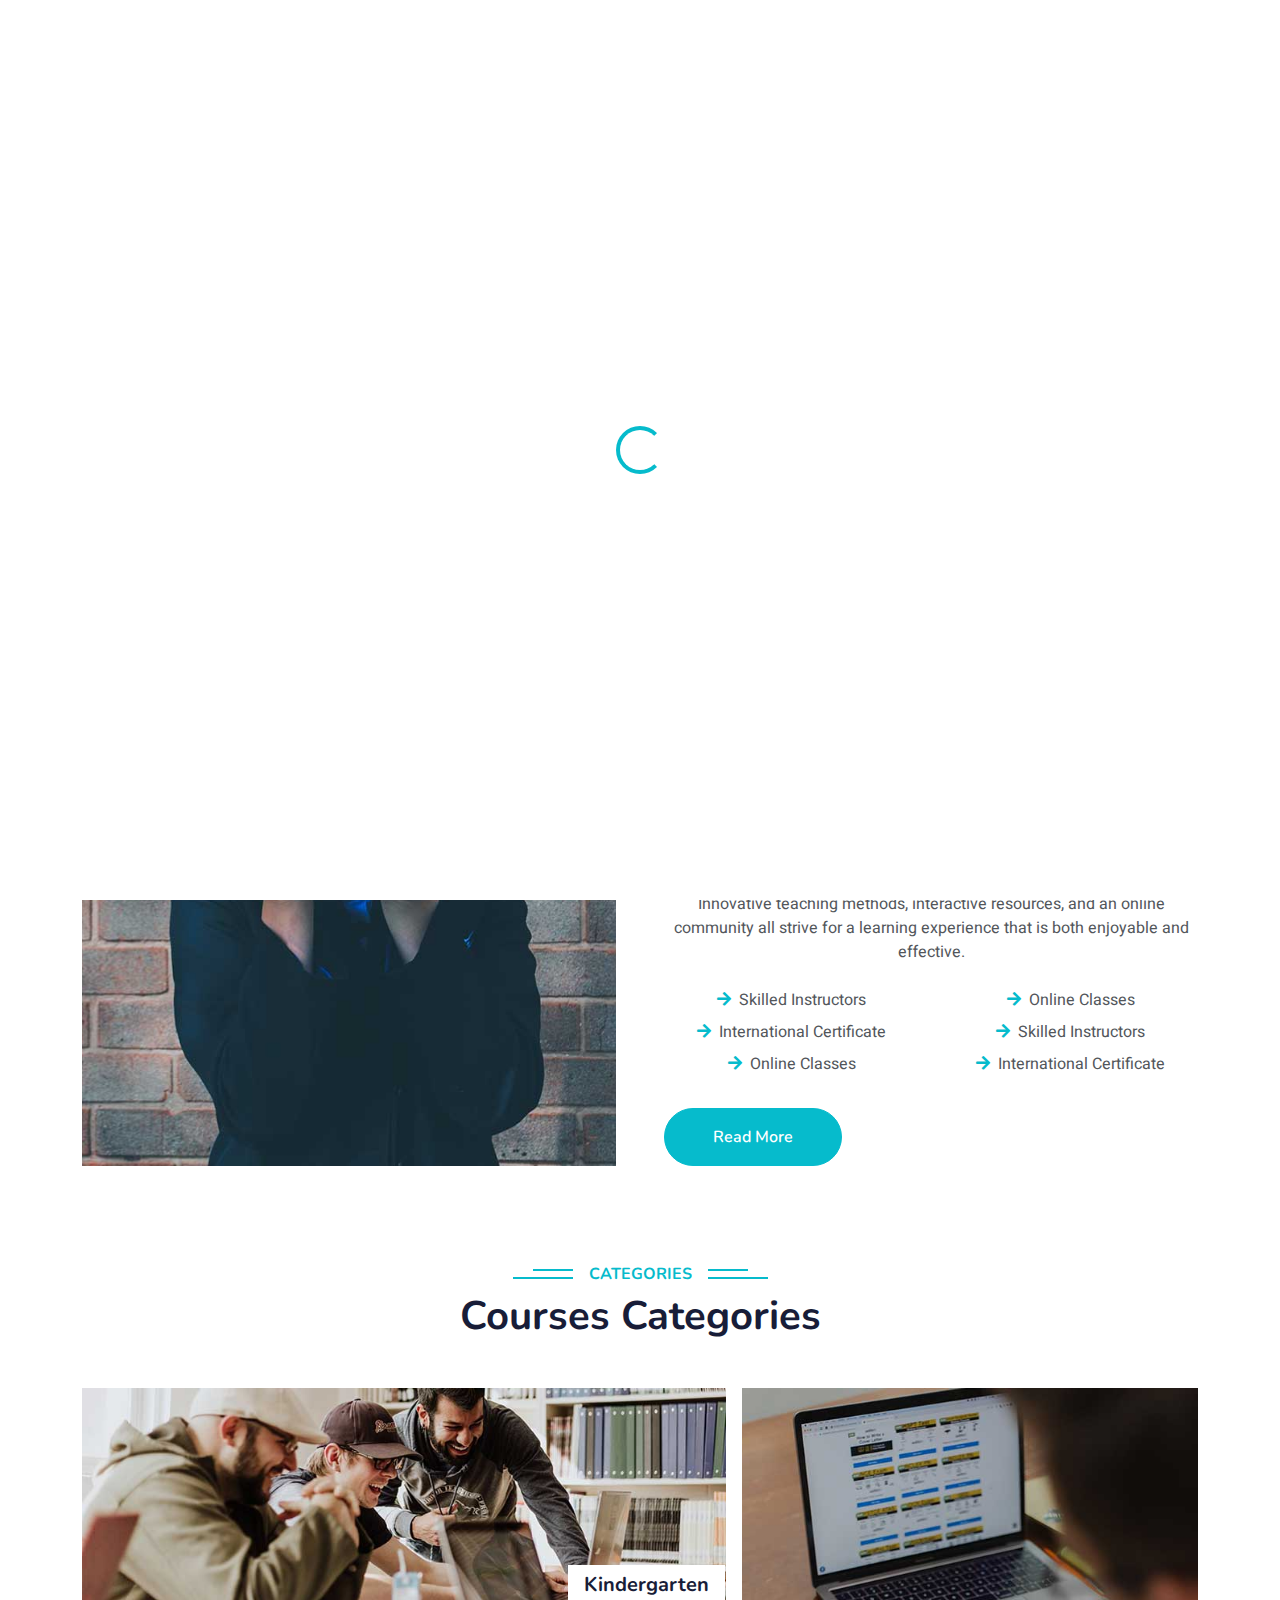
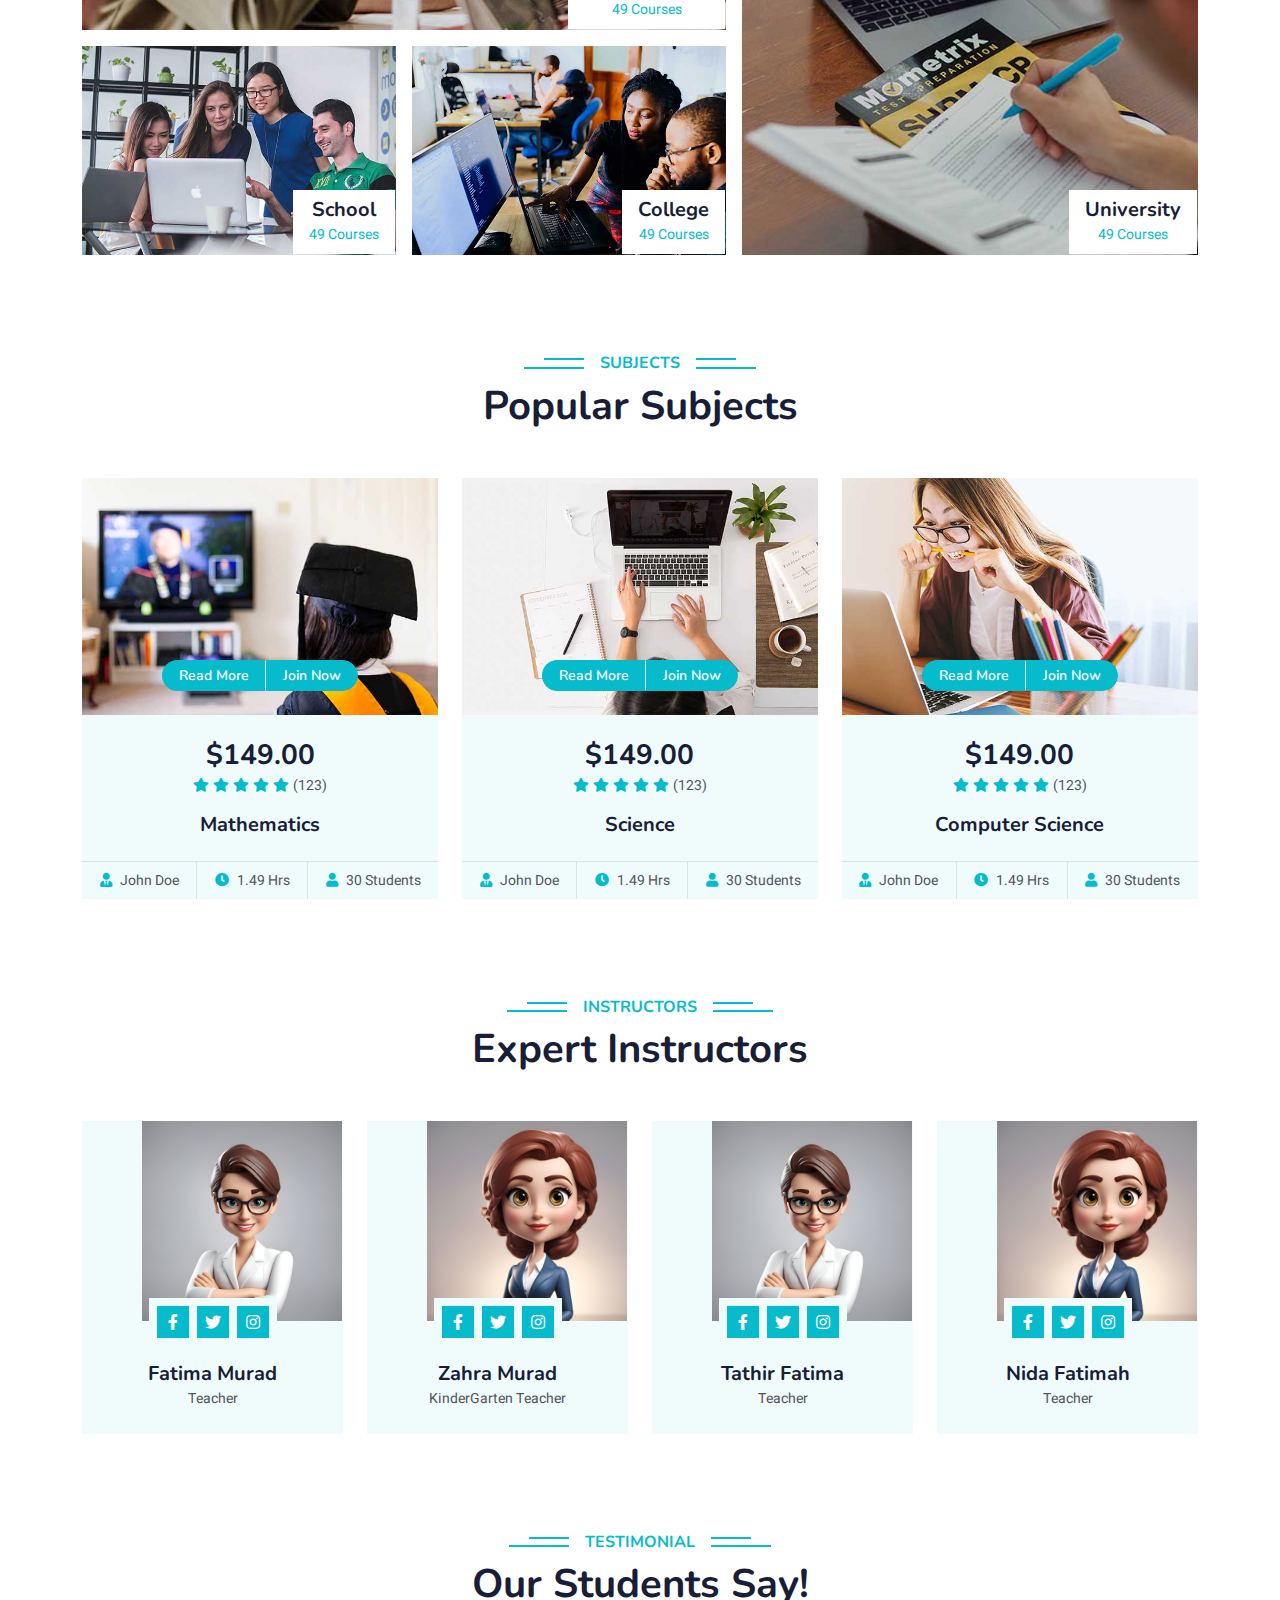
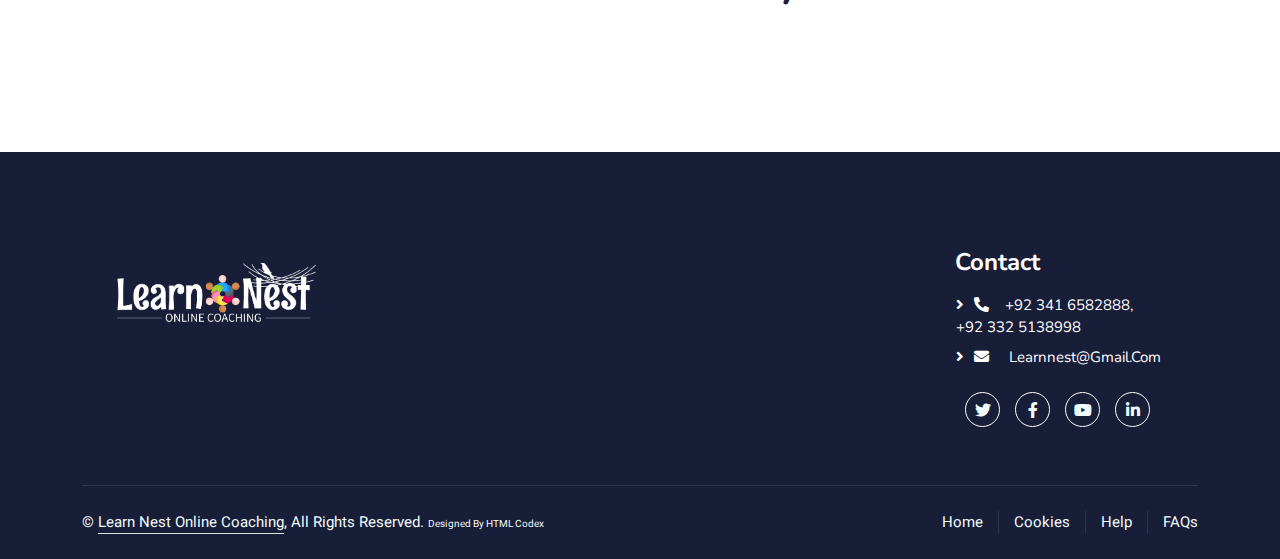
<file: index.html>
<!DOCTYPE html>
<html lang="en">

<head>
    <meta charset="utf-8">
    <title>Learn Nest Online Coaching</title>
    <meta content="width=device-width, initial-scale=1.0" name="viewport">
    <meta content="" name="keywords">
    <meta content="" name="description">

    <!-- Favicon -->
   <!-- <link href="img/favicon.ico" rel="icon"> -->
    <link href="img/LogoS.png" rel="icon">

    <!-- Google Web Fonts -->
    <!-- <link rel="preconnect" href="https://fonts.googleapis.com">
    <link rel="preconnect" href="https://fonts.gstatic.com" crossorigin>
    <link href="https://fonts.googleapis.com/css2?family=Heebo:wght@400;500;600&family=Nunito:wght@600;700;800&display=swap" rel="stylesheet"> -->

    <!-- Icon Font Stylesheet -->
    <!-- <link href="https://cdnjs.cloudflare.com/ajax/libs/font-awesome/5.10.0/css/all.min.css" rel="stylesheet">
    <link href="https://cdn.jsdelivr.net/npm/bootstrap-icons@1.4.1/font/bootstrap-icons.css" rel="stylesheet"> -->

    <!-- Libraries Stylesheet -->
    <link href="lib/animate/animate.min.css" rel="stylesheet">
    <link href="lib/owlcarousel/assets/owl.carousel.min.css" rel="stylesheet">

    <!-- Customized Bootstrap Stylesheet -->
    <link href="css/bootstrap.min.css" rel="stylesheet">

    <!-- Template Stylesheet -->
    <link href="css/style.css" rel="stylesheet">

    <script src="https://cdnjs.cloudflare.com/ajax/libs/jquery/3.7.1/jquery.min.js" integrity="sha512-v2CJ7UaYy4JwqLDIrZUI/4hqeoQieOmAZNXBeQyjo21dadnwR+8ZaIJVT8EE2iyI61OV8e6M8PP2/4hpQINQ/g==" crossorigin="anonymous" referrerpolicy="no-referrer"></script>

    

</head>

<body>
    <!-- Spinner Start -->
    <div id="spinner" class="show bg-white position-fixed translate-middle w-100 vh-100 top-50 start-50 d-flex align-items-center justify-content-center">
        <div class="spinner-border text-primary" style="width: 3rem; height: 3rem;" role="status">
            <span class="sr-only">Loading...</span>
        </div>
    </div>
    <!-- Spinner End -->
    

    <!-- Navbar Start -->
        <script src="./js/header.js"></script>
    <!-- Navbar End -->


    <!-- Carousel Start -->
    <div class="container-fluid p-0 mb-5">
        <div class="owl-carousel header-carousel position-relative">
            <div class="owl-carousel-item position-relative">
                <img class="img-fluid" src="img/carousel-1.jpg" alt="">
                <div class="position-absolute top-0 start-0 w-100 h-100 d-flex align-items-center" style="background: rgba(24, 29, 56, .7);">
                    <div class="container">
                        <div class="row justify-content-start">
                            <div class="col-sm-10 col-lg-8">
                                <h5 class="text-primary text-uppercase mb-3 animated slideInDown">Best Online Courses</h5>
                                <h1 class="display-3 text-white animated slideInDown">Get Educated Online From Your Home</h1>
                                <p class="fs-5 text-white mb-4 pb-2">Join a Community of Lifelong Learners and Unlock Your Full Potential with Expert Guidance and Resources.</p>
                                <a href="about.html" class="btn btn-primary py-md-3 px-md-5 me-3 animated slideInLeft">Read More</a>
                                <a href="login.html" class="btn btn-light py-md-3 px-md-5 animated slideInRight">Join Now</a>
                            </div>
                        </div>
                    </div>
                </div>
            </div>
            <div class="owl-carousel-item position-relative">
                <img class="img-fluid" src="img/carousel-2.jpg" alt="">
                <div class="position-absolute top-0 start-0 w-100 h-100 d-flex align-items-center" style="background: rgba(24, 29, 56, .7);">
                    <div class="container">
                        <div class="row justify-content-start">
                            <div class="col-sm-10 col-lg-8">
                                <h5 class="text-primary text-uppercase mb-3 animated slideInDown">Best Online Courses</h5>
                                <h1 class="display-3 text-white animated slideInDown">Empower Your Future </h1>
                                <p class="fs-5 text-white mb-4 pb-2">Discover Tailored Courses and Expert Mentorship to Transform Your Dreams into Achievable Goals..</p>
                                <a href="" class="btn btn-primary py-md-3 px-md-5 me-3 animated slideInLeft">Read More</a>
                                <a href="" class="btn btn-light py-md-3 px-md-5 animated slideInRight">Join Now</a>
                            </div>
                        </div>
                    </div>
                </div>
            </div>
        </div>
    </div>
    <!-- Carousel End -->


    <!-- Service Start -->
    <div class="container-xxl py-5">
        <div class="container">
            <div class="row g-4">
                <div class="col-lg-3 col-sm-6 wow fadeInUp" data-wow-delay="0.1s">
                    <div class="service-item text-center pt-3">
                        <div class="p-4">
                            <i class="fa fa-3x fa-graduation-cap text-primary mb-4"></i>
                            <h5 class="mb-3">Skilled Instructors</h5>
                            <!-- <p class="justify"> Our instructors are dedicated to you succeeding and will offer personalized guidance every step  &nbsp;&nbsp;&nbsp;&nbsp;&nbsp;&nbsp;&nbsp;&nbsp;&nbsp;&nbsp;&nbsp;&nbsp;&nbsp;&nbsp;&nbsp;&nbsp; &nbsp;&nbsp;&nbsp; of the way.</p> -->
                            <!-- <p class="justify">  With our skilled instructors, you'll gain the knowledge and skills  needed &nbsp; to &nbsp; excel &nbsp; in &nbsp; your &nbsp;&nbsp; field..</p> -->
                            <p class="justify">  Skilled trainers, who genuinely inspire your desire to learn and  &nbsp;&nbsp;&nbsp;&nbsp;&nbsp;&nbsp;&nbsp;&nbsp;&nbsp;&nbsp;&nbsp;&nbsp;&nbsp;&nbsp;&nbsp;&nbsp;&nbsp;&nbsp;&nbsp;&nbsp;&nbsp;&nbsp;&nbsp;&nbsp;&nbsp;&nbsp;&nbsp; grow.</p>
                        </div>
                    </div>
                </div>
                <div class="col-lg-3 col-sm-6 wow fadeInUp" data-wow-delay="0.3s">
                    <div class="service-item text-center pt-3">
                        <div class="p-4">
                            <i class="fa fa-3x fa-globe text-primary mb-4"></i>
                            <h5 class="mb-3">Online Classes</h5>
                            <!-- <p class="justify">With our Live Online courses, you can learn anywhere with the freedom &nbsp;&nbsp; and &nbsp;&nbsp; ease &nbsp;&nbsp;&nbsp; of &nbsp;&nbsp; it &nbsp;&nbsp; all.</p> -->
                            <p class="justify">Online classes provide make learning accessible anytime, &nbsp;&nbsp;&nbsp;&nbsp;&nbsp;&nbsp;&nbsp;&nbsp;&nbsp;&nbsp;&nbsp;&nbsp;&nbsp;&nbsp;&nbsp;&nbsp;&nbsp;&nbsp;&nbsp;&nbsp;&nbsp;&nbsp; anywhere.</p>
                        </div>
                    </div>
                </div>
                <div class="col-lg-3 col-sm-6 wow fadeInUp" data-wow-delay="0.5s">
                    <div class="service-item text-center pt-3">
                        <div class="p-4">
                            <i class="fa fa-3x fa-home text-primary mb-4"></i>
                            <h5 class="mb-3">Home Assistance</h5>
                            <p class="justify">Help with assignments and projects to reinforce classroom &nbsp;&nbsp;&nbsp;&nbsp;&nbsp;&nbsp;&nbsp;&nbsp;&nbsp;&nbsp;&nbsp;&nbsp;&nbsp;&nbsp;&nbsp;&nbsp;&nbsp;&nbsp;&nbsp;&nbsp;&nbsp;&nbsp;&nbsp;&nbsp; learning.</p>
                        </div>
                    </div>
                </div>
                <div class="col-lg-3 col-sm-6 wow fadeInUp" data-wow-delay="0.7s">
                    <div class="service-item text-center pt-3">
                        <div class="p-4">
                            <i class="fa fa-3x fa-book-open text-primary mb-4"></i>
                            <h5 class="mb-3">Exam Preparation </h5>
                            <p class="justify">Targeted strategies and practice for achieving success in upcoming &nbsp;&nbsp;&nbsp;&nbsp;&nbsp;&nbsp;&nbsp;&nbsp;&nbsp;&nbsp;&nbsp;&nbsp;&nbsp; &nbsp;&nbsp;&nbsp;&nbsp;&nbsp;&nbsp;&nbsp;&nbsp;&nbsp;&nbsp; exams.</p>
                        </div>
                    </div>
                </div>
            </div>
        </div>
    </div>
    <!-- Service End -->


    <!-- About Start -->
    <div class="container-xxl py-5">
        <div class="container">
            <div class="row g-5">
                <div class="col-lg-6 wow fadeInUp" data-wow-delay="0.1s" style="min-height: 400px;">
                    <div class="position-relative h-100">
                        <img class="img-fluid position-absolute w-100 h-100" src="img/about.jpg" alt="" style="object-fit: cover;">
                    </div>
                </div>
                <div class="col-lg-6 wow fadeInUp" data-wow-delay="0.3s">
                    <h6 class="section-title bg-white text-start text-primary pe-3">About Us</h6>
                    <h1 class="mb-4">Welcome to Learn Nest Online Coaching</h1>
                    <p class="mb-4">Here at Learn Nest, we believe in transforming education through innovation. Founded by an enthusiastic group of educators and industry experts, our goal is to deliver accessible quality learning experiences for students of all ages..</p>
                    <p class="mb-4">We believe education should be engaging, flexible, and tailored to the individual needs of each learner. Diverse, from foundational subjects to advanced skills, our courses empower students to reach their full potential. Innovative teaching methods, interactive resources, and an online community all strive for a learning experience that is both enjoyable and effective.</p>
                    <div class="row gy-2 gx-4 mb-4">
                        <div class="col-sm-6">
                            <p class="mb-0"><i class="fa fa-arrow-right text-primary me-2"></i>Skilled Instructors</p>
                        </div>
                        <div class="col-sm-6">
                            <p class="mb-0"><i class="fa fa-arrow-right text-primary me-2"></i>Online Classes</p>
                        </div>
                        <div class="col-sm-6">
                            <p class="mb-0"><i class="fa fa-arrow-right text-primary me-2"></i>International Certificate</p>
                        </div>
                        <div class="col-sm-6">
                            <p class="mb-0"><i class="fa fa-arrow-right text-primary me-2"></i>Skilled Instructors</p>
                        </div>
                        <div class="col-sm-6">
                            <p class="mb-0"><i class="fa fa-arrow-right text-primary me-2"></i>Online Classes</p>
                        </div>
                        <div class="col-sm-6">
                            <p class="mb-0"><i class="fa fa-arrow-right text-primary me-2"></i>International Certificate</p>
                        </div>
                    </div>
                    <a class="btn btn-primary py-3 px-5 mt-2" href="about.html">Read More</a>
                </div>
            </div>
        </div>
    </div>
    <!-- About End -->


    <!-- Categories Start -->
    <div class="container-xxl py-5 category">
        <div class="container">
            <div class="text-center wow fadeInUp" data-wow-delay="0.1s">
                <h6 class="section-title bg-white text-center text-primary px-3">Categories</h6>
                <h1 class="mb-5">Courses Categories</h1>
            </div>
            <div class="row g-3">
                <div class="col-lg-7 col-md-6">
                    <div class="row g-3">
                        <div class="col-lg-12 col-md-12 wow zoomIn" data-wow-delay="0.1s">
                            <a class="position-relative d-block overflow-hidden" href="">
                                <img class="img-fluid" src="img/cat-1.jpg" alt="">
                                <div class="bg-white text-center position-absolute bottom-0 end-0 py-2 px-3" style="margin: 1px;">
                                    <h5 class="m-0">Kindergarten</h5>
                                    <small class="text-primary">49 Courses</small>
                                </div>
                            </a>
                        </div>
                        <div class="col-lg-6 col-md-12 wow zoomIn" data-wow-delay="0.3s">
                            <a class="position-relative d-block overflow-hidden" href="">
                                <img class="img-fluid" src="img/cat-2.jpg" alt="">
                                <div class="bg-white text-center position-absolute bottom-0 end-0 py-2 px-3" style="margin: 1px;">
                                    <h5 class="m-0">School</h5>
                                    <small class="text-primary">49 Courses</small>
                                </div>
                            </a>
                        </div>
                        <div class="col-lg-6 col-md-12 wow zoomIn" data-wow-delay="0.5s">
                            <a class="position-relative d-block overflow-hidden" href="">
                                <img class="img-fluid" src="img/cat-3.jpg" alt="">
                                <div class="bg-white text-center position-absolute bottom-0 end-0 py-2 px-3" style="margin: 1px;">
                                    <h5 class="m-0">College</h5>
                                    <small class="text-primary">49 Courses</small>
                                </div>
                            </a>
                        </div>
                    </div>
                </div>
                <div class="col-lg-5 col-md-6 wow zoomIn" data-wow-delay="0.7s" style="min-height: 350px;">
                    <a class="position-relative d-block h-100 overflow-hidden" href="">
                        <img class="img-fluid position-absolute w-100 h-100" src="img/cat-4.jpg" alt="" style="object-fit: cover;">
                        <div class="bg-white text-center position-absolute bottom-0 end-0 py-2 px-3" style="margin:  1px;">
                            <h5 class="m-0">University</h5>
                            <small class="text-primary">49 Courses</small>
                        </div>
                    </a>
                </div>
            </div>
        </div>
        <!-- <div class="space">
        </div>
        <div class="container">
            <div class="row g-3">
                <div class="col-lg-7 col-md-6">
                    <a class="position-relative d-block h-100 overflow-hidden" href="">
                        <img class="img-fluid position-absolute w-100 h-100" src="img/cat-4.jpg" alt="" style="object-fit: cover;">
                        <div class="bg-white text-center position-absolute bottom-0 end-0 py-2 px-3" style="margin:  1px;">
                            <h5 class="m-0">Online Marketing</h5>
                            <small class="text-primary">49 Courses</small>
                        </div>
                    </a>
                </div>
                <div class="col-lg-5 col-md-6 wow zoomIn" data-wow-delay="0.7s" style="min-height: 350px;">
                    <div class="row g-3">
                        <div class="col-lg-12 col-md-12 wow zoomIn" data-wow-delay="0.1s">
                            <a class="position-relative d-block overflow-hidden" href="">
                                <img class="img-fluid" src="img/cat-1.jpg" alt="">
                                <div class="bg-white text-center position-absolute bottom-0 end-0 py-2 px-3" style="margin: 1px;">
                                    <h5 class="m-0">Kindergarten</h5>
                                    <small class="text-primary">49 Courses</small>
                                </div>
                            </a>
                        </div>
                        <div class="col-lg-6 col-md-12 wow zoomIn" data-wow-delay="0.3s">
                            <a class="position-relative d-block overflow-hidden" href="">
                                <img class="img-fluid" src="img/cat-2.jpg" alt="">
                                <div class="bg-white text-center position-absolute bottom-0 end-0 py-2 px-3" style="margin: 1px;">
                                    <h5 class="m-0">Classes 1 - 5</h5>
                                    <small class="text-primary">49 Courses</small>
                                </div>
                            </a>
                        </div>
                        <div class="col-lg-6 col-md-12 wow zoomIn" data-wow-delay="0.5s">
                            <a class="position-relative d-block overflow-hidden" href="">
                                <img class="img-fluid" src="img/cat-3.jpg" alt="">
                                <div class="bg-white text-center position-absolute bottom-0 end-0 py-2 px-3" style="margin: 1px;">
                                    <h5 class="m-0">Video Editing</h5>
                                    <small class="text-primary">49 Courses</small>
                                </div>
                            </a>
                        </div>
                    </div>
                </div>
            </div>
        </div> -->
    </div>
    <!-- Categories Start -->


    <!-- Courses Start -->
    <div class="container-xxl py-5">
        <div class="container">
            <div class="text-center wow fadeInUp" data-wow-delay="0.1s">
                <h6 class="section-title bg-white text-center text-primary px-3">Subjects</h6>
                <h1 class="mb-5">Popular Subjects</h1>
            </div>
            <div class="row g-4 justify-content-center">
                <div class="col-lg-4 col-md-6 wow fadeInUp" data-wow-delay="0.1s">
                    <div class="course-item bg-light">
                        <div class="position-relative overflow-hidden">
                            <img class="img-fluid" src="img/course-1.jpg" alt="">
                            <div class="w-100 d-flex justify-content-center position-absolute bottom-0 start-0 mb-4">
                                <a href="courses.html" class="flex-shrink-0 btn btn-sm btn-primary px-3 border-end" style="border-radius: 30px 0 0 30px;">Read More</a>
                                <a href="login.html" class="flex-shrink-0 btn btn-sm btn-primary px-3" style="border-radius: 0 30px 30px 0;">Join Now</a>
                            </div>
                        </div>
                        <div class="text-center p-4 pb-0">
                            <h3 class="mb-0">$149.00</h3>
                            <div class="mb-3">
                                <small class="fa fa-star text-primary"></small>
                                <small class="fa fa-star text-primary"></small>
                                <small class="fa fa-star text-primary"></small>
                                <small class="fa fa-star text-primary"></small>
                                <small class="fa fa-star text-primary"></small>
                                <small>(123)</small>
                            </div>
                            <h5 class="mb-4">Mathematics</h5>
                        </div>
                        <div class="d-flex border-top">
                            <small class="flex-fill text-center border-end py-2"><i class="fa fa-user-tie text-primary me-2"></i>John Doe</small>
                            <small class="flex-fill text-center border-end py-2"><i class="fa fa-clock text-primary me-2"></i>1.49 Hrs</small>
                            <small class="flex-fill text-center py-2"><i class="fa fa-user text-primary me-2"></i>30 Students</small>
                        </div>
                    </div>
                </div>
                <div class="col-lg-4 col-md-6 wow fadeInUp" data-wow-delay="0.3s">
                    <div class="course-item bg-light">
                        <div class="position-relative overflow-hidden">
                            <img class="img-fluid" src="img/course-2.jpg" alt="">
                            <div class="w-100 d-flex justify-content-center position-absolute bottom-0 start-0 mb-4">
                                <a href="courses.html" class="flex-shrink-0 btn btn-sm btn-primary px-3 border-end" style="border-radius: 30px 0 0 30px;">Read More</a>
                                <a href="login.html" class="flex-shrink-0 btn btn-sm btn-primary px-3" style="border-radius: 0 30px 30px 0;">Join Now</a>
                            </div>
                        </div>
                        <div class="text-center p-4 pb-0">
                            <h3 class="mb-0">$149.00</h3>
                            <div class="mb-3">
                                <small class="fa fa-star text-primary"></small>
                                <small class="fa fa-star text-primary"></small>
                                <small class="fa fa-star text-primary"></small>
                                <small class="fa fa-star text-primary"></small>
                                <small class="fa fa-star text-primary"></small>
                                <small>(123)</small>
                            </div>
                            <h5 class="mb-4">Science</h5>
                        </div>
                        <div class="d-flex border-top">
                            <small class="flex-fill text-center border-end py-2"><i class="fa fa-user-tie text-primary me-2"></i>John Doe</small>
                            <small class="flex-fill text-center border-end py-2"><i class="fa fa-clock text-primary me-2"></i>1.49 Hrs</small>
                            <small class="flex-fill text-center py-2"><i class="fa fa-user text-primary me-2"></i>30 Students</small>
                        </div>
                    </div>
                </div>
                <div class="col-lg-4 col-md-6 wow fadeInUp" data-wow-delay="0.5s">
                    <div class="course-item bg-light">
                        <div class="position-relative overflow-hidden">
                            <img class="img-fluid" src="img/course-3.jpg" alt="">
                            <div class="w-100 d-flex justify-content-center position-absolute bottom-0 start-0 mb-4">
                                <a href="courses.html" class="flex-shrink-0 btn btn-sm btn-primary px-3 border-end" style="border-radius: 30px 0 0 30px;">Read More</a>
                                <a href="login.html" class="flex-shrink-0 btn btn-sm btn-primary px-3" style="border-radius: 0 30px 30px 0;">Join Now</a>
                            </div>
                        </div>
                        <div class="text-center p-4 pb-0">
                            <h3 class="mb-0">$149.00</h3>
                            <div class="mb-3">
                                <small class="fa fa-star text-primary"></small>
                                <small class="fa fa-star text-primary"></small>
                                <small class="fa fa-star text-primary"></small>
                                <small class="fa fa-star text-primary"></small>
                                <small class="fa fa-star text-primary"></small>
                                <small>(123)</small>
                            </div>
                            <h5 class="mb-4">Computer Science</h5>
                        </div>
                        <div class="d-flex border-top">
                            <small class="flex-fill text-center border-end py-2"><i class="fa fa-user-tie text-primary me-2"></i>John Doe</small>
                            <small class="flex-fill text-center border-end py-2"><i class="fa fa-clock text-primary me-2"></i>1.49 Hrs</small>
                            <small class="flex-fill text-center py-2"><i class="fa fa-user text-primary me-2"></i>30 Students</small>
                        </div>
                    </div>
                </div>
            </div>
        </div>
    </div>
    <!-- Courses End -->


    <!-- Team Start -->
    <script src="./js/team.js"></script>
    <!-- Team End -->


    <!-- Testimonial Start -->
    <div class="container-xxl py-5 wow fadeInUp" data-wow-delay="0.1s">
        <div class="container">
            <div class="text-center">
                <h6 class="section-title bg-white text-center text-primary px-3">Testimonial</h6>
                <h1 class="mb-5">Our Students Say!</h1>
            </div>
            <div class="owl-carousel testimonial-carousel position-relative">
                <div class="testimonial-item text-center">
                    <img class="border rounded-circle p-2 mx-auto mb-3" src="img/testimonial-1.jpg" style="width: 80px; height: 80px;">
                    <h5 class="mb-0">Client Name</h5>
                    <p>Profession</p>
                    <div class="testimonial-text bg-light text-center p-4">
                    <p class="mb-0">Tempor erat elitr rebum at clita. Diam dolor diam ipsum sit diam amet diam et eos. Clita erat ipsum et lorem et sit.</p>
                    </div>
                </div>
                <div class="testimonial-item text-center">
                    <img class="border rounded-circle p-2 mx-auto mb-3" src="img/testimonial-2.jpg" style="width: 80px; height: 80px;">
                    <h5 class="mb-0">Client Name</h5>
                    <p>Profession</p>
                    <div class="testimonial-text bg-light text-center p-4">
                    <p class="mb-0">Tempor erat elitr rebum at clita. Diam dolor diam ipsum sit diam amet diam et eos. Clita erat ipsum et lorem et sit.</p>
                    </div>
                </div>
                <div class="testimonial-item text-center">
                    <img class="border rounded-circle p-2 mx-auto mb-3" src="img/testimonial-3.jpg" style="width: 80px; height: 80px;">
                    <h5 class="mb-0">Client Name</h5>
                    <p>Profession</p>
                    <div class="testimonial-text bg-light text-center p-4">
                    <p class="mb-0">Tempor erat elitr rebum at clita. Diam dolor diam ipsum sit diam amet diam et eos. Clita erat ipsum et lorem et sit.</p>
                    </div>
                </div>
                <div class="testimonial-item text-center">
                    <img class="border rounded-circle p-2 mx-auto mb-3" src="img/testimonial-4.jpg" style="width: 80px; height: 80px;">
                    <h5 class="mb-0">Client Name</h5>
                    <p>Profession</p>
                    <div class="testimonial-text bg-light text-center p-4">
                    <p class="mb-0">Tempor erat elitr rebum at clita. Diam dolor diam ipsum sit diam amet diam et eos. Clita erat ipsum et lorem et sit.</p>
                    </div>
                </div>
            </div>
        </div>
    </div>
    <!-- Testimonial End -->
        

    <!-- Footer Start -->
        <script src="./js/footer.js"></script>
    <!-- Footer End -->

    


    <!-- Back to Top -->
    <a href="#" class="btn btn-lg btn-primary btn-lg-square back-to-top"><i class="bi bi-arrow-up"></i></a>


    <!-- JavaScript Libraries -->
    <!-- <script src="https://code.jquery.com/jquery-3.4.1.min.js"></script>
    <script src="https://cdn.jsdelivr.net/npm/bootstrap@5.0.0/dist/js/bootstrap.bundle.min.js"></script> -->
    <script src="lib/wow/wow.min.js"></script>
    <script src="lib/easing/easing.min.js"></script>
    <script src="lib/waypoints/waypoints.min.js"></script>
    <script src="lib/owlcarousel/owl.carousel.min.js"></script>

    <!-- Template Javascript -->
    <script src="js/main.js"></script>
</body>

</html>
</file>
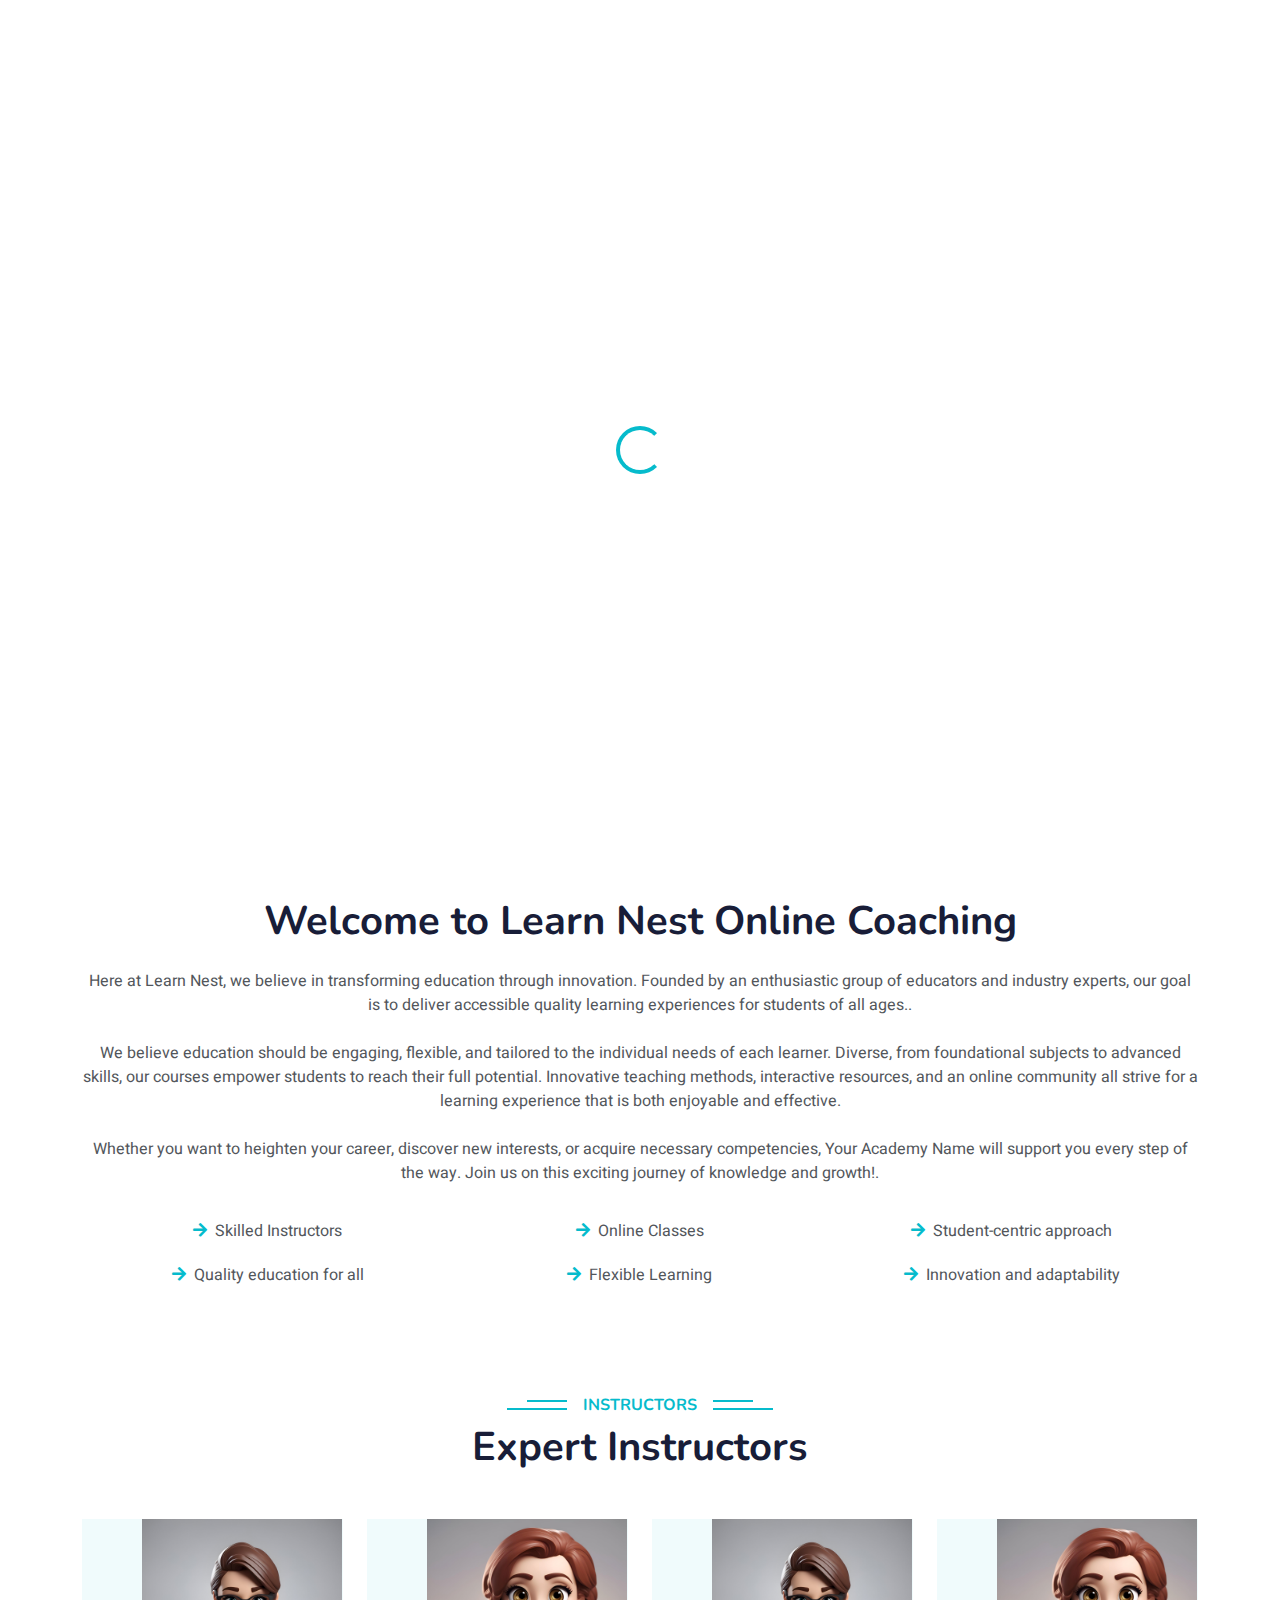
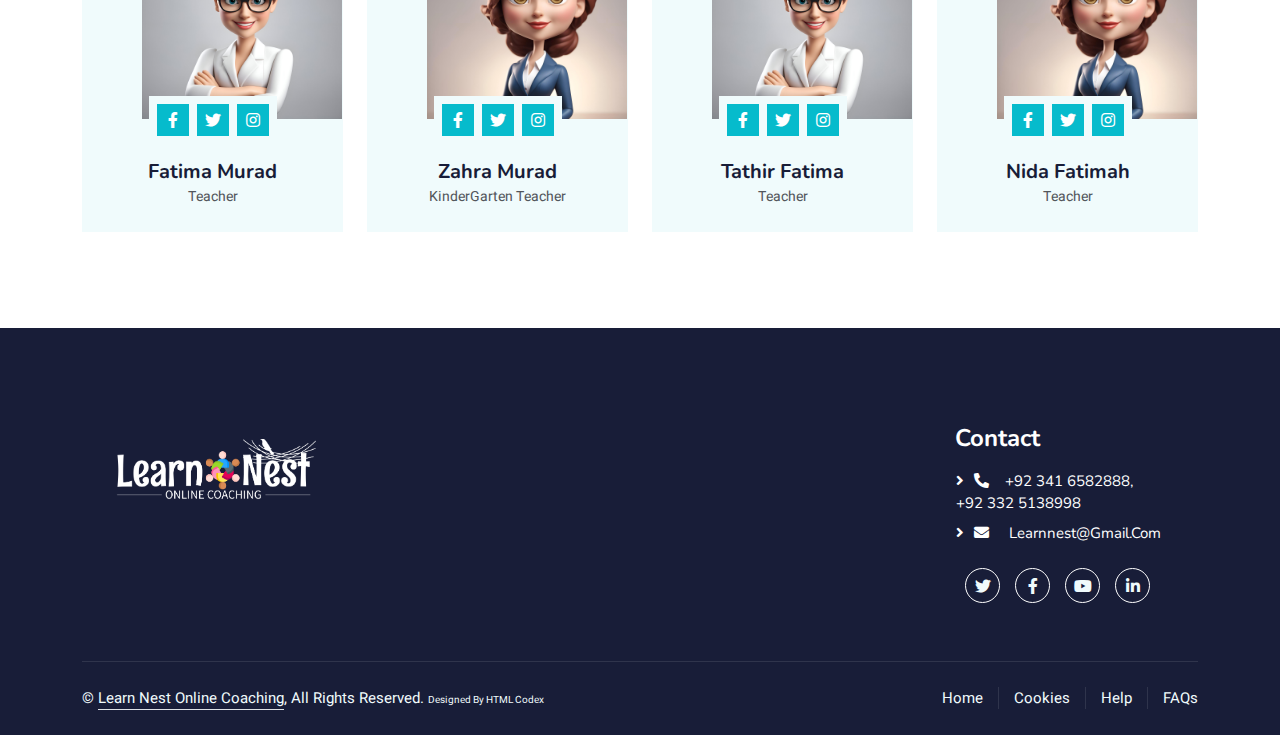
<file: about.html>
<!DOCTYPE html>
<html lang="en">

<head>
    <meta charset="utf-8">
    <title>Learn Nest Online Coaching</title>
    <meta content="width=device-width, initial-scale=1.0" name="viewport">
    <meta content="" name="keywords">
    <meta content="" name="description">

    <!-- Favicon -->
   <!-- <link href="img/favicon.ico" rel="icon"> -->
    <link href="img/LogoS.png" rel="icon">


    <!-- Google Web Fonts -->
    <!-- <link rel="preconnect" href="https://fonts.googleapis.com">
    <link rel="preconnect" href="https://fonts.gstatic.com" crossorigin>
    <link href="https://fonts.googleapis.com/css2?family=Heebo:wght@400;500;600&family=Nunito:wght@600;700;800&display=swap" rel="stylesheet"> -->

    <!-- Icon Font Stylesheet -->
    <!-- <link href="https://cdnjs.cloudflare.com/ajax/libs/font-awesome/5.10.0/css/all.min.css" rel="stylesheet">
    <link href="https://cdn.jsdelivr.net/npm/bootstrap-icons@1.4.1/font/bootstrap-icons.css" rel="stylesheet"> -->

    <!-- Libraries Stylesheet -->
    <link href="lib/animate/animate.min.css" rel="stylesheet">
    <link href="lib/owlcarousel/assets/owl.carousel.min.css" rel="stylesheet">

    <!-- Customized Bootstrap Stylesheet -->
    <link href="css/bootstrap.min.css" rel="stylesheet">

    <!-- Template Stylesheet -->
    <link href="css/style.css" rel="stylesheet">
</head>

<body>
    <!-- Spinner Start -->
    <div id="spinner" class="show bg-white position-fixed translate-middle w-100 vh-100 top-50 start-50 d-flex align-items-center justify-content-center">
        <div class="spinner-border text-primary" style="width: 3rem; height: 3rem;" role="status">
            <span class="sr-only">Loading...</span>
        </div>
    </div>
    <!-- Spinner End -->


    <!-- Navbar Start -->
    <script src="./js/header.js"></script>
    <!-- Navbar End -->


    <!-- Header Start -->
    <div class="container-fluid bg-primary py-5 mb-5 page-header">
        <div class="container py-5">
            <div class="row justify-content-center">
                <div class="col-lg-10 text-center">
                    <h1 class="display-3 text-white animated slideInDown">About Us</h1>
                    <nav aria-label="breadcrumb">
                        <ol class="breadcrumb justify-content-center">
                            <li class="breadcrumb-item"><a class="text-white" href="#">Home</a></li>
                            <li class="breadcrumb-item"><a class="text-white" href="#">Pages</a></li>
                            <li class="breadcrumb-item text-white active" aria-current="page">About</li>
                        </ol>
                    </nav>
                </div>
            </div>
        </div>
    </div>
    <!-- Header End -->


    <!-- Service Start -->
    <div class="container-xxl py-5">
        <div class="container">
            <div class="row g-4">
                <div class="col-lg-3 col-sm-6 wow fadeInUp" data-wow-delay="0.1s">
                    <div class="service-item text-center pt-3">
                        <div class="p-4">
                            <i class="fa fa-3x fa-graduation-cap text-primary mb-4"></i>
                            <h5 class="mb-3">Skilled Instructors</h5>
                            <!-- <p class="justify"> Our instructors are dedicated to you succeeding and will offer personalized guidance every step  &nbsp;&nbsp;&nbsp;&nbsp;&nbsp;&nbsp;&nbsp;&nbsp;&nbsp;&nbsp;&nbsp;&nbsp;&nbsp;&nbsp;&nbsp;&nbsp; &nbsp;&nbsp;&nbsp; of the way.</p> -->
                            <!-- <p class="justify">  With our skilled instructors, you'll gain the knowledge and skills  needed &nbsp; to &nbsp; excel &nbsp; in &nbsp; your &nbsp;&nbsp; field..</p> -->
                            <p class="justify">  Skilled trainers, who genuinely inspire your desire to learn and  &nbsp;&nbsp;&nbsp;&nbsp;&nbsp;&nbsp;&nbsp;&nbsp;&nbsp;&nbsp;&nbsp;&nbsp;&nbsp;&nbsp;&nbsp;&nbsp;&nbsp;&nbsp;&nbsp;&nbsp;&nbsp;&nbsp;&nbsp;&nbsp;&nbsp;&nbsp;&nbsp; grow.</p>
                        </div>
                    </div>
                </div>
                <div class="col-lg-3 col-sm-6 wow fadeInUp" data-wow-delay="0.3s">
                    <div class="service-item text-center pt-3">
                        <div class="p-4">
                            <i class="fa fa-3x fa-globe text-primary mb-4"></i>
                            <h5 class="mb-3">Online Classes</h5>
                            <!-- <p class="justify">Engaging online classes provide flexible learning tailored to your schedule and goals.</p> -->
                            <p class="justify">Online classes provide make learning accessible anytime, &nbsp;&nbsp;&nbsp;&nbsp;&nbsp;&nbsp;&nbsp;&nbsp;&nbsp;&nbsp;&nbsp;&nbsp;&nbsp;&nbsp;&nbsp;&nbsp;&nbsp;&nbsp;&nbsp;&nbsp;&nbsp;&nbsp; anywhere.</p>
                        </div>
                    </div>
                </div>
                <div class="col-lg-3 col-sm-6 wow fadeInUp" data-wow-delay="0.5s">
                    <div class="service-item text-center pt-3">
                        <div class="p-4">
                            <i class="fa fa-3x fa-home text-primary mb-4"></i>
                            <h5 class="mb-3">Home Assistance</h5>
                            <p class="justify">Help with assignments and projects to reinforce classroom &nbsp;&nbsp;&nbsp;&nbsp;&nbsp;&nbsp;&nbsp;&nbsp;&nbsp;&nbsp;&nbsp;&nbsp;&nbsp;&nbsp;&nbsp;&nbsp;&nbsp;&nbsp;&nbsp;&nbsp;&nbsp;&nbsp;&nbsp;&nbsp; learning.</p>
                        </div>
                    </div>
                </div>
                <div class="col-lg-3 col-sm-6 wow fadeInUp" data-wow-delay="0.7s">
                    <div class="service-item text-center pt-3">
                        <div class="p-4">
                            <i class="fa fa-3x fa-book-open text-primary mb-4"></i>
                            <h5 class="mb-3">Exam Preparation </h5>
                            <p class="justify">Targeted strategies and practice for achieving success in upcoming &nbsp;&nbsp;&nbsp;&nbsp;&nbsp;&nbsp;&nbsp;&nbsp;&nbsp;&nbsp;&nbsp;&nbsp;&nbsp;&nbsp;&nbsp;&nbsp;&nbsp;&nbsp;&nbsp;&nbsp;&nbsp;&nbsp;&nbsp; exams.</p>
                        </div>
                    </div>
                </div>
            </div>
        </div>
    </div>
    <!-- Service End -->


    <!-- About Start -->
    <div class="container-xxl py-5">
        <div class="container">
            <div class="row g-5">
                    <div class="wow fadeInUp" data-wow-delay="0.3s">
                    <h6 class="section-title bg-white text-primary px-3" style="margin-left: 45%;">About Us</h6>
                    <h1 class="mb-4">Welcome to Learn Nest Online Coaching</h1>
                    <p class="mb-4">Here at Learn Nest, we believe in transforming education through innovation. Founded by an enthusiastic group of educators and industry experts, our goal is to deliver accessible quality learning experiences for students of all ages..</p>
                    <p class="mb-4">We believe education should be engaging, flexible, and tailored to the individual needs of each learner. Diverse, from foundational subjects to advanced skills, our courses empower students to reach their full potential. Innovative teaching methods, interactive resources, and an online community all strive for a learning experience that is both enjoyable and effective.</p>
                    <p class="mb-4">Whether you want to heighten your career, discover new interests, or acquire necessary competencies, Your Academy Name will support you every step of the way. Join us on this exciting journey of knowledge and growth!.</p>
    
                    <div class="row1">
                        <div class="clmn">
                            <p class="mb-0"><i class="fa fa-arrow-right text-primary me-2"></i>Skilled Instructors</p>
                        </div>
                        <div class="clmn">
                            <p class="mb-0"><i class="fa fa-arrow-right text-primary me-2"></i>Online Classes</p>
                        </div>
                        <div class="clmn">
                            <p class="mb-0"><i class="fa fa-arrow-right text-primary me-2"></i>Student-centric approach</p>
                        </div>
                    </div>
                    <div class="row1">
                        <div class="clmn">
                            <p class="mb-0"><i class="fa fa-arrow-right text-primary me-2"></i>Quality education for all</p>
                        </div>
                        <div class="clmn">
                            <p class="mb-0"><i class="fa fa-arrow-right text-primary me-2"></i>Flexible Learning</p>
                        </div>
                        <div class="clmn">
                            <p class="mb-0"><i class="fa fa-arrow-right text-primary me-2"></i>Innovation and adaptability</p>
                        </div>
                    </div>
                </div>
            </div>
        </div>
    </div>
    <!-- About End -->


    <!-- Team Start -->
    <script src="./js/team.js"></script>

    <!-- <div class="container-xxl py-5">
        <div class="container">
            <div class="text-center wow fadeInUp" data-wow-delay="0.1s">
                <h6 class="section-title bg-white text-center text-primary px-3">Instructors</h6>
                <h1 class="mb-5">Expert Instructors</h1>
            </div>
            <div class="row g-4">
                <div class="col-lg-3 col-md-6 wow fadeInUp" data-wow-delay="0.1s">
                    <div class="team-item bg-light">
                        <div class="overflow-hidden">
                            <img class="img-fluid team-img" src="img/Female.png" alt="">
                        </div>
                        <div class="position-relative d-flex justify-content-center" style="margin-top: -23px;">
                            <div class="bg-light d-flex justify-content-center pt-2 px-1">
                                <a class="btn btn-sm-square btn-primary mx-1" href=""><i class="fab fa-facebook-f"></i></a>
                                <a class="btn btn-sm-square btn-primary mx-1" href=""><i class="fab fa-twitter"></i></a>
                                <a class="btn btn-sm-square btn-primary mx-1" href=""><i class="fab fa-instagram"></i></a>
                            </div>
                        </div>
                        <div class="text-center p-4">
                            <h5 class="mb-0">Fatima Murad</h5>
                            <small>Teacher</small>
                        </div>
                    </div>
                </div>
                <div class="col-lg-3 col-md-6 wow fadeInUp" data-wow-delay="0.3s">
                    <div class="team-item bg-light">
                        <div class="overflow-hidden">
                            <img class="img-fluid team-img" src="img/Female.png" alt="">
                        </div>
                        <div class="position-relative d-flex justify-content-center" style="margin-top: -23px;">
                            <div class="bg-light d-flex justify-content-center pt-2 px-1">
                                <a class="btn btn-sm-square btn-primary mx-1" href=""><i class="fab fa-facebook-f"></i></a>
                                <a class="btn btn-sm-square btn-primary mx-1" href=""><i class="fab fa-twitter"></i></a>
                                <a class="btn btn-sm-square btn-primary mx-1" href=""><i class="fab fa-instagram"></i></a>
                            </div>
                        </div>
                        <div class="text-center p-4">
                            <h5 class="mb-0">Zahra Murad</h5>
                            <small>KinderGarten Teacher</small>
                        </div>
                    </div>
                </div>
                <div class="col-lg-3 col-md-6 wow fadeInUp" data-wow-delay="0.5s">
                    <div class="team-item bg-light">
                        <div class="overflow-hidden">
                            <img class="img-fluid team-img" src="img/Female.png" alt="">
                        </div>
                        <div class="position-relative d-flex justify-content-center" style="margin-top: -23px;">
                            <div class="bg-light d-flex justify-content-center pt-2 px-1">
                                <a class="btn btn-sm-square btn-primary mx-1" href=""><i class="fab fa-facebook-f"></i></a>
                                <a class="btn btn-sm-square btn-primary mx-1" href=""><i class="fab fa-twitter"></i></a>
                                <a class="btn btn-sm-square btn-primary mx-1" href=""><i class="fab fa-instagram"></i></a>
                            </div>
                        </div>
                        <div class="text-center p-4">
                            <h5 class="mb-0">Tathir Fatima</h5>
                            <small>Teacher</small>
                        </div>
                    </div>
                </div>
                <div class="col-lg-3 col-md-6 wow fadeInUp" data-wow-delay="0.7s">
                    <div class="team-item bg-light">
                        <div class="overflow-hidden">
                            <img class="img-fluid team-img" src="./img/Female.png" alt="">
                        </div>
                        <div class="position-relative d-flex justify-content-center" style="margin-top: -23px;">
                            <div class="bg-light d-flex justify-content-center pt-2 px-1">
                                <a class="btn btn-sm-square btn-primary mx-1" href=""><i class="fab fa-facebook-f"></i></a>
                                <a class="btn btn-sm-square btn-primary mx-1" href=""><i class="fab fa-twitter"></i></a>
                                <a class="btn btn-sm-square btn-primary mx-1" href=""><i class="fab fa-instagram"></i></a>
                            </div>
                        </div>
                        <div class="text-center p-4">
                            <h5 class="mb-0">Nida Fatimah</h5>
                            <small>Teacher</small>
                        </div>
                    </div>
                </div>
            </div>
        </div>
    </div> -->
    <!-- Team End -->
        

    <!-- Footer Start -->
    <script src="./js/footer.js"></script>
    <!-- Footer End -->


    <!-- Back to Top -->
    <a href="#" class="btn btn-lg btn-primary btn-lg-square back-to-top"><i class="bi bi-arrow-up"></i></a>


    <!-- JavaScript Libraries -->
    <!-- <script src="https://code.jquery.com/jquery-3.4.1.min.js"></script>
    <script src="https://cdn.jsdelivr.net/npm/bootstrap@5.0.0/dist/js/bootstrap.bundle.min.js"></script> -->
    <script src="lib/wow/wow.min.js"></script>
    <script src="lib/easing/easing.min.js"></script>
    <script src="lib/waypoints/waypoints.min.js"></script>
    <script src="lib/owlcarousel/owl.carousel.min.js"></script>

    <!-- Template Javascript -->
    <script src="js/main.js"></script>
</body>

</html>
</file>
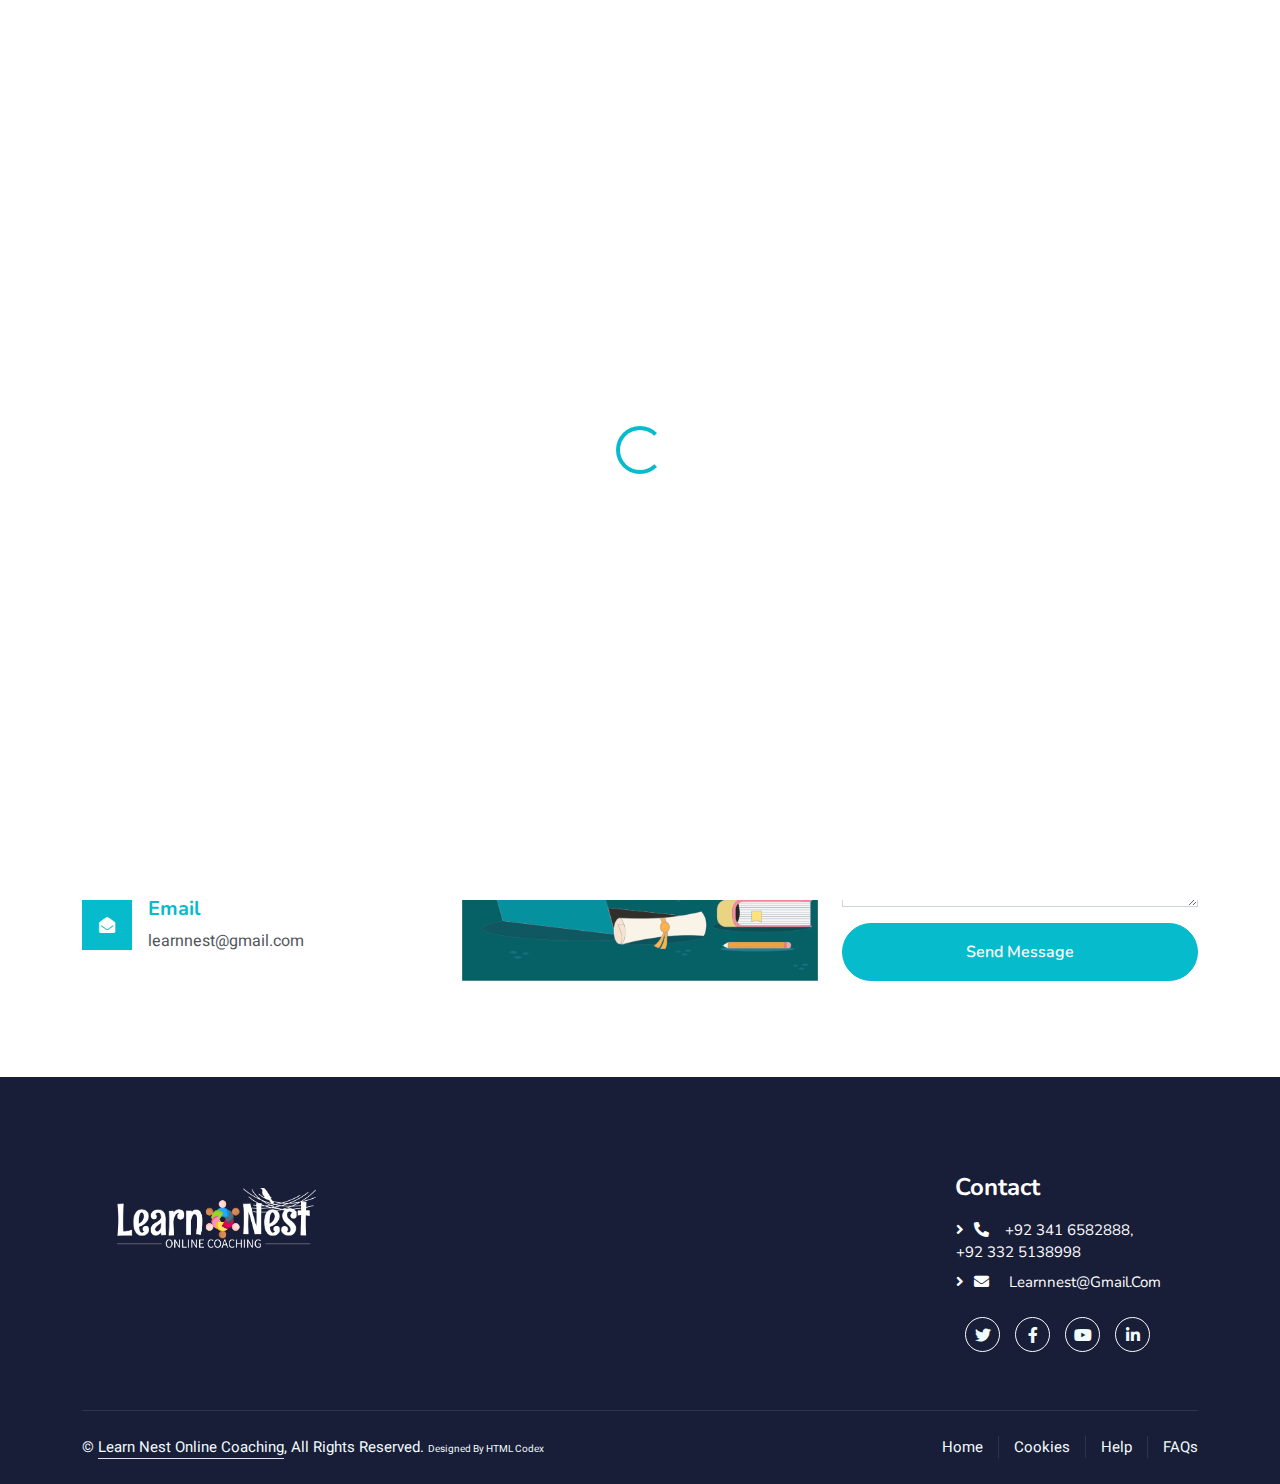
<file: contact.html>
<!DOCTYPE html>
<html lang="en">

<head>
    <meta charset="utf-8">
    <title>Learn Nest Online Coaching</title>
    <meta content="width=device-width, initial-scale=1.0" name="viewport">
    <meta content="" name="keywords">
    <meta content="" name="description">

    <!-- Favicon -->
   <!-- <link href="img/favicon.ico" rel="icon"> -->
    <link href="img/LogoS.png" rel="icon">


    <!-- Google Web Fonts -->
    <!-- <link rel="preconnect" href="https://fonts.googleapis.com">
    <link rel="preconnect" href="https://fonts.gstatic.com" crossorigin>
    <link href="https://fonts.googleapis.com/css2?family=Heebo:wght@400;500;600&family=Nunito:wght@600;700;800&display=swap" rel="stylesheet"> -->

    <!-- Icon Font Stylesheet -->
    <!-- <link href="https://cdnjs.cloudflare.com/ajax/libs/font-awesome/5.10.0/css/all.min.css" rel="stylesheet">
    <link href="https://cdn.jsdelivr.net/npm/bootstrap-icons@1.4.1/font/bootstrap-icons.css" rel="stylesheet"> -->

    <!-- Libraries Stylesheet -->
    <link href="lib/animate/animate.min.css" rel="stylesheet">
    <link href="lib/owlcarousel/assets/owl.carousel.min.css" rel="stylesheet">

    <!-- Customized Bootstrap Stylesheet -->
    <link href="css/bootstrap.min.css" rel="stylesheet">

    <!-- Template Stylesheet -->
    <link href="css/style.css" rel="stylesheet">
</head>

<body>
    <!-- Spinner Start -->
    <div id="spinner" class="show bg-white position-fixed translate-middle w-100 vh-100 top-50 start-50 d-flex align-items-center justify-content-center">
        <div class="spinner-border text-primary" style="width: 3rem; height: 3rem;" role="status">
            <span class="sr-only">Loading...</span>
        </div>
    </div>
    <!-- Spinner End -->

    <!-- #include file="include_head.html" -->


    <!-- Navbar Start -->
    <script src="./js/header.js"></script>
    <!-- Navbar End -->


    <!-- Header Start -->
    <div class="container-fluid bg-primary py-5 mb-5 page-header">
        <div class="container py-5">
            <div class="row justify-content-center">
                <div class="col-lg-10 text-center">
                    <h1 class="display-3 text-white animated slideInDown">Contact</h1>
                    <nav aria-label="breadcrumb">
                        <ol class="breadcrumb justify-content-center">
                            <li class="breadcrumb-item"><a class="text-white" href="#">Home</a></li>
                            <li class="breadcrumb-item"><a class="text-white" href="#">Pages</a></li>
                            <li class="breadcrumb-item text-white active" aria-current="page">Contact</li>
                        </ol>
                    </nav>
                </div>
            </div>
        </div>
    </div>
    <!-- Header End -->


    <!-- Contact Start -->
    <div class="container-xxl py-5">
        <div class="container">
            <div class="text-center wow fadeInUp" data-wow-delay="0.1s">
                <h6 class="section-title bg-white text-center text-primary px-3">Contact Us</h6>
                <h1 class="mb-5">Contact For Any Query</h1>
            </div>
            <div class="row g-4">
                <div class="col-lg-4 col-md-6 wow fadeInUp" data-wow-delay="0.1s">
                    <h5>Get In Touch</h5>
                    <p class="mb-4">We would love to hear from you! We at Learn Nest value your feedback and inquiries. Whether you are inquiring about our courses, need help in enrollment or want to share your learning experience, a dedicated support team is just a click away.</p>
                    <div class="d-flex align-items-center mb-3">
                        <!-- <div class="d-flex align-items-center justify-content-center flex-shrink-0 bg-primary" style="width: 50px; height: 50px;">
                            <i class="fa fa-map-marker-alt text-white"></i>
                        </div> -->
                        <!-- <div class="ms-3">
                            <h5 class="text-primary">Office</h5>
                            <p class="mb-0">123 Street, New York, USA</p>
                        </div> -->
                    </div>
                    <div class="d-flex align-items-center mb-3">
                        <div class="d-flex align-items-center justify-content-center flex-shrink-0 bg-primary" style="width: 50px; height: 50px;">
                            <i class="fa fa-phone-alt text-white"></i>
                        </div>
                        <div class="ms-3">
                            <h5 class="text-primary">Mobile</h5>
                            <p class="mb-0">03416582888</p>
                        </div>
                    </div>
                    <div class="d-flex align-items-center">
                        <div class="d-flex align-items-center justify-content-center flex-shrink-0 bg-primary" style="width: 50px; height: 50px;">
                            <i class="fa fa-envelope-open text-white"></i>
                        </div>
                        <div class="ms-3">
                            <h5 class="text-primary">Email</h5>
                            <p class="mb-0">learnnest@gmail.com</p>
                        </div>
                    </div>
                </div>
                <div class="col-lg-4 col-md-6 wow fadeInUp" data-wow-delay="0.3s">
                    <!-- <iframe class="position-relative rounded w-100 h-100"
                        src="https://www.google.com/maps/embed?pb=!1m18!1m12!1m3!1d3001156.4288297426!2d-78.01371936852176!3d42.72876761954724!2m3!1f0!2f0!3f0!3m2!1i1024!2i768!4f13.1!3m3!1m2!1s0x4ccc4bf0f123a5a9%3A0xddcfc6c1de189567!2sNew%20York%2C%20USA!5e0!3m2!1sen!2sbd!4v1603794290143!5m2!1sen!2sbd"
                        frameborder="0" style="min-height: 300px; border:0;" allowfullscreen="" aria-hidden="false"
                        tabindex="0"></iframe> -->
                        <img class="position-relative rounded w-100 h-100" src="img/5.jpg" alt="">
                </div>
                <div class="col-lg-4 col-md-12 wow fadeInUp" data-wow-delay="0.5s">
                    <form>
                        <div class="row g-3">
                            <div class="col-md-6">
                                <div class="form-floating">
                                    <input type="text" class="form-control" id="name" placeholder="Your Name">
                                    <label for="name">Your Name</label>
                                </div>
                            </div>
                            <div class="col-md-6">
                                <div class="form-floating">
                                    <input type="email" class="form-control" id="email" placeholder="Your Email">
                                    <label for="email">Your Email</label>
                                </div>
                            </div>
                            <div class="col-12">
                                <div class="form-floating">
                                    <input type="text" class="form-control" id="subject" placeholder="Subject">
                                    <label for="subject">Subject</label>
                                </div>
                            </div>
                            <div class="col-12">
                                <div class="form-floating">
                                    <textarea class="form-control" placeholder="Leave a message here" id="message" style="height: 150px"></textarea>
                                    <label for="message">Message</label>
                                </div>
                            </div>
                            <div class="col-12">
                                <button class="btn btn-primary w-100 py-3" type="submit">Send Message</button>
                            </div>
                        </div>
                    </form>
                </div>
            </div>
        </div>
    </div>
    <!-- Contact End -->


    <!-- Footer Start -->
    <script src="./js/footer.js"></script>
    <!-- Footer End -->


    <!-- Back to Top -->
    <a href="#" class="btn btn-lg btn-primary btn-lg-square back-to-top"><i class="bi bi-arrow-up"></i></a>


    <!-- JavaScript Libraries -->
    <!-- <script src="https://code.jquery.com/jquery-3.4.1.min.js"></script>
    <script src="https://cdn.jsdelivr.net/npm/bootstrap@5.0.0/dist/js/bootstrap.bundle.min.js"></script> -->
    <script src="lib/wow/wow.min.js"></script>
    <script src="lib/easing/easing.min.js"></script>
    <script src="lib/waypoints/waypoints.min.js"></script>
    <script src="lib/owlcarousel/owl.carousel.min.js"></script>

    <!-- Template Javascript -->
    <script src="js/main.js"></script>
</body>

</html>
</file>
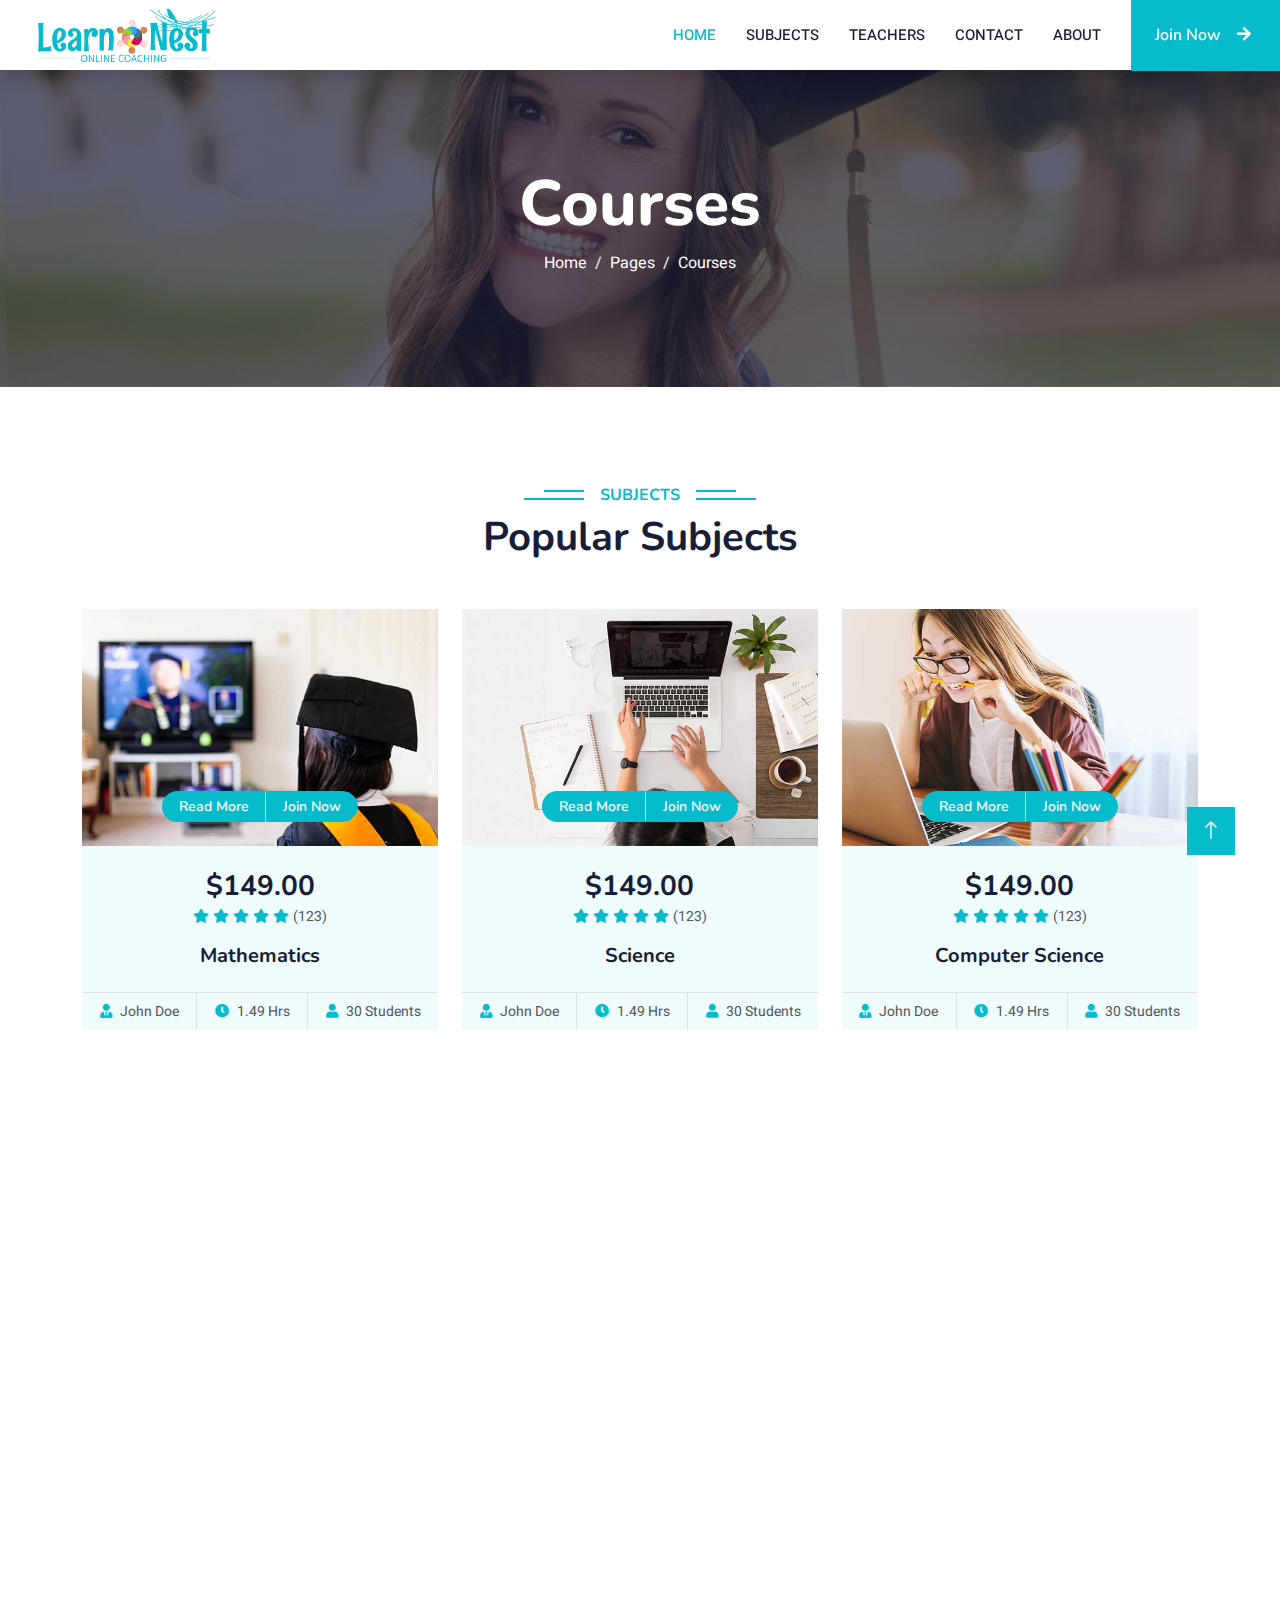
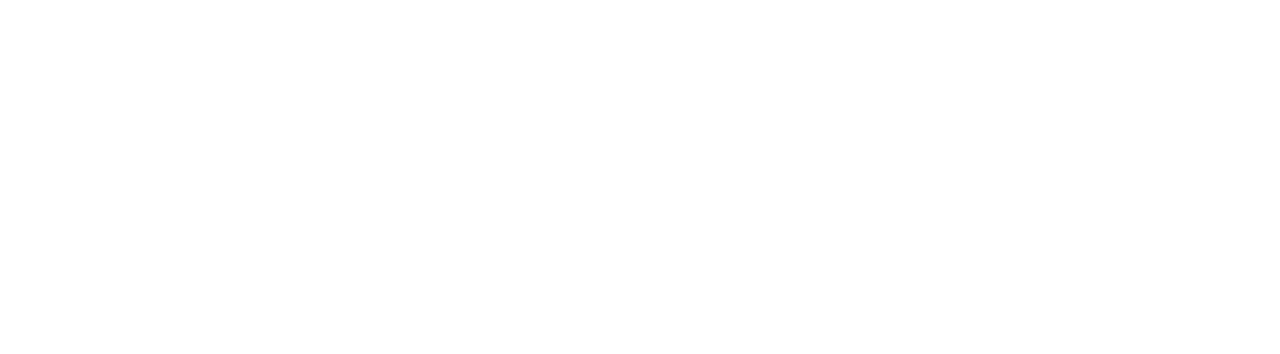
<file: courses - Copy.html>
<!DOCTYPE html>
<html lang="en">

<head>
    <meta charset="utf-8">
    <title>Learn Nest Online Coaching</title>
    <meta content="width=device-width, initial-scale=1.0" name="viewport">
    <meta content="" name="keywords">
    <meta content="" name="description">

    <!-- Favicon -->
   <!-- <link href="img/favicon.ico" rel="icon"> -->
    <link href="img/Logo.png" rel="icon">


    <!-- Google Web Fonts -->
    <link rel="preconnect" href="https://fonts.googleapis.com">
    <link rel="preconnect" href="https://fonts.gstatic.com" crossorigin>
    <link href="https://fonts.googleapis.com/css2?family=Heebo:wght@400;500;600&family=Nunito:wght@600;700;800&display=swap" rel="stylesheet">

    <!-- Icon Font Stylesheet -->
    <link href="https://cdnjs.cloudflare.com/ajax/libs/font-awesome/5.10.0/css/all.min.css" rel="stylesheet">
    <link href="https://cdn.jsdelivr.net/npm/bootstrap-icons@1.4.1/font/bootstrap-icons.css" rel="stylesheet">

    <!-- Libraries Stylesheet -->
    <link href="lib/animate/animate.min.css" rel="stylesheet">
    <link href="lib/owlcarousel/assets/owl.carousel.min.css" rel="stylesheet">

    <!-- Customized Bootstrap Stylesheet -->
    <link href="css/bootstrap.min.css" rel="stylesheet">

    <!-- Template Stylesheet -->
    <link href="css/style.css" rel="stylesheet">
</head>

<body>
    <!-- Spinner Start -->
    <div id="spinner" class="show bg-white position-fixed translate-middle w-100 vh-100 top-50 start-50 d-flex align-items-center justify-content-center">
        <div class="spinner-border text-primary" style="width: 3rem; height: 3rem;" role="status">
            <span class="sr-only">Loading...</span>
        </div>
    </div>
    <!-- Spinner End -->


    <!-- Navbar Start -->
    <script src="./js/header.js"></script>
    <!-- Navbar End -->


    <!-- Header Start -->
    <div class="container-fluid bg-primary py-5 mb-5 page-header">
        <div class="container py-5">
            <div class="row justify-content-center">
                <div class="col-lg-10 text-center">
                    <h1 class="display-3 text-white animated slideInDown">Courses</h1>
                    <nav aria-label="breadcrumb">
                        <ol class="breadcrumb justify-content-center">
                            <li class="breadcrumb-item"><a class="text-white" href="#">Home</a></li>
                            <li class="breadcrumb-item"><a class="text-white" href="#">Pages</a></li>
                            <li class="breadcrumb-item text-white active" aria-current="page">Courses</li>
                        </ol>
                    </nav>
                </div>
            </div>
        </div>
    </div>
    <!-- Header End -->


    <!-- Categories Start -->
    <!-- <div class="container-xxl py-5 category">
        <div class="container">
            <div class="text-center wow fadeInUp" data-wow-delay="0.1s">
                <h6 class="section-title bg-white text-center text-primary px-3">Categories</h6>
                <h1 class="mb-5">Courses Categories</h1>
            </div>
            <div class="row g-3">
                <div class="col-lg-7 col-md-6">
                    <div class="row g-3">
                        <div class="col-lg-12 col-md-12 wow zoomIn" data-wow-delay="0.1s">
                            <a class="position-relative d-block overflow-hidden" href="">
                                <img class="img-fluid" src="img/cat-1.jpg" alt="">
                                <div class="bg-white text-center position-absolute bottom-0 end-0 py-2 px-3" style="margin: 1px;">
                                    <h5 class="m-0">Web Design</h5>
                                    <small class="text-primary">49 Courses</small>
                                </div>
                            </a>
                        </div>
                        <div class="col-lg-6 col-md-12 wow zoomIn" data-wow-delay="0.3s">
                            <a class="position-relative d-block overflow-hidden" href="">
                                <img class="img-fluid" src="img/cat-2.jpg" alt="">
                                <div class="bg-white text-center position-absolute bottom-0 end-0 py-2 px-3" style="margin: 1px;">
                                    <h5 class="m-0">Graphic Design</h5>
                                    <small class="text-primary">49 Courses</small>
                                </div>
                            </a>
                        </div>
                        <div class="col-lg-6 col-md-12 wow zoomIn" data-wow-delay="0.5s">
                            <a class="position-relative d-block overflow-hidden" href="">
                                <img class="img-fluid" src="img/cat-3.jpg" alt="">
                                <div class="bg-white text-center position-absolute bottom-0 end-0 py-2 px-3" style="margin: 1px;">
                                    <h5 class="m-0">Video Editing</h5>
                                    <small class="text-primary">49 Courses</small>
                                </div>
                            </a>
                        </div>
                    </div>
                </div>
                <div class="col-lg-5 col-md-6 wow zoomIn" data-wow-delay="0.7s" style="min-height: 350px;">
                    <a class="position-relative d-block h-100 overflow-hidden" href="">
                        <img class="img-fluid position-absolute w-100 h-100" src="img/cat-4.jpg" alt="" style="object-fit: cover;">
                        <div class="bg-white text-center position-absolute bottom-0 end-0 py-2 px-3" style="margin:  1px;">
                            <h5 class="m-0">Online Marketing</h5>
                            <small class="text-primary">49 Courses</small>
                        </div>
                    </a>
                </div>
            </div>
        </div>
    </div> -->
    <!-- Categories Start -->


    <!-- Courses Start -->
    <div class="container-xxl py-5">
        <div class="container">
            <div class="text-center wow fadeInUp" data-wow-delay="0.1s">
                <h6 class="section-title bg-white text-center text-primary px-3">Subjects</h6>
                <h1 class="mb-5">Popular Subjects</h1>
            </div>  <!-- Heading  -->
            <div class="row g-4 justify-content-center">
                <div class="col-lg-4 col-md-6 wow fadeInUp" data-wow-delay="0.1s">
                    <div class="course-item bg-light">
                        <div class="position-relative overflow-hidden">
                            <img class="img-fluid" src="img/course-1.jpg" alt="">
                            <div class="w-100 d-flex justify-content-center position-absolute bottom-0 start-0 mb-4">
                                <a href="courses.html" class="flex-shrink-0 btn btn-sm btn-primary px-3 border-end" style="border-radius: 30px 0 0 30px;">Read More</a>
                                <a href="login.html" class="flex-shrink-0 btn btn-sm btn-primary px-3" style="border-radius: 0 30px 30px 0;">Join Now</a>
                            </div>
                        </div>
                        <div class="text-center p-4 pb-0">
                            <h3 class="mb-0">$149.00</h3>
                            <div class="mb-3">
                                <small class="fa fa-star text-primary"></small>
                                <small class="fa fa-star text-primary"></small>
                                <small class="fa fa-star text-primary"></small>
                                <small class="fa fa-star text-primary"></small>
                                <small class="fa fa-star text-primary"></small>
                                <small>(123)</small>
                            </div>
                            <h5 class="mb-4">Mathematics</h5>
                        </div>
                        <div class="d-flex border-top">
                            <small class="flex-fill text-center border-end py-2"><i class="fa fa-user-tie text-primary me-2"></i>John Doe</small>
                            <small class="flex-fill text-center border-end py-2"><i class="fa fa-clock text-primary me-2"></i>1.49 Hrs</small>
                            <small class="flex-fill text-center py-2"><i class="fa fa-user text-primary me-2"></i>30 Students</small>
                        </div>
                    </div>
                </div>
                <div class="col-lg-4 col-md-6 wow fadeInUp" data-wow-delay="0.3s">
                    <div class="course-item bg-light">
                        <div class="position-relative overflow-hidden">
                            <img class="img-fluid" src="img/course-2.jpg" alt="">
                            <div class="w-100 d-flex justify-content-center position-absolute bottom-0 start-0 mb-4">
                                <a href="courses.html" class="flex-shrink-0 btn btn-sm btn-primary px-3 border-end" style="border-radius: 30px 0 0 30px;">Read More</a>
                                <a href="login.html" class="flex-shrink-0 btn btn-sm btn-primary px-3" style="border-radius: 0 30px 30px 0;">Join Now</a>
                            </div>
                        </div>
                        <div class="text-center p-4 pb-0">
                            <h3 class="mb-0">$149.00</h3>
                            <div class="mb-3">
                                <small class="fa fa-star text-primary"></small>
                                <small class="fa fa-star text-primary"></small>
                                <small class="fa fa-star text-primary"></small>
                                <small class="fa fa-star text-primary"></small>
                                <small class="fa fa-star text-primary"></small>
                                <small>(123)</small>
                            </div>
                            <h5 class="mb-4">Science</h5>
                        </div>
                        <div class="d-flex border-top">
                            <small class="flex-fill text-center border-end py-2"><i class="fa fa-user-tie text-primary me-2"></i>John Doe</small>
                            <small class="flex-fill text-center border-end py-2"><i class="fa fa-clock text-primary me-2"></i>1.49 Hrs</small>
                            <small class="flex-fill text-center py-2"><i class="fa fa-user text-primary me-2"></i>30 Students</small>
                        </div>
                    </div>
                </div>
                <div class="col-lg-4 col-md-6 wow fadeInUp" data-wow-delay="0.5s">
                    <div class="course-item bg-light">
                        <div class="position-relative overflow-hidden">
                            <img class="img-fluid" src="img/course-3.jpg" alt="">
                            <div class="w-100 d-flex justify-content-center position-absolute bottom-0 start-0 mb-4">
                                <a href="courses.html" class="flex-shrink-0 btn btn-sm btn-primary px-3 border-end" style="border-radius: 30px 0 0 30px;">Read More</a>
                                <a href="login.html" class="flex-shrink-0 btn btn-sm btn-primary px-3" style="border-radius: 0 30px 30px 0;">Join Now</a>
                            </div>
                        </div>
                        <div class="text-center p-4 pb-0">
                            <h3 class="mb-0">$149.00</h3>
                            <div class="mb-3">
                                <small class="fa fa-star text-primary"></small>
                                <small class="fa fa-star text-primary"></small>
                                <small class="fa fa-star text-primary"></small>
                                <small class="fa fa-star text-primary"></small>
                                <small class="fa fa-star text-primary"></small>
                                <small>(123)</small>
                            </div>
                            <h5 class="mb-4">Computer Science</h5>
                        </div>
                        <div class="d-flex border-top">
                            <small class="flex-fill text-center border-end py-2"><i class="fa fa-user-tie text-primary me-2"></i>John Doe</small>
                            <small class="flex-fill text-center border-end py-2"><i class="fa fa-clock text-primary me-2"></i>1.49 Hrs</small>
                            <small class="flex-fill text-center py-2"><i class="fa fa-user text-primary me-2"></i>30 Students</small>
                        </div>
                    </div>
                </div>
            </div>
            <div class="row g-4 justify-content-center">
                <div class="col-lg-4 col-md-6 wow fadeInUp" data-wow-delay="0.1s">
                    <div class="course-item bg-light">
                        <div class="position-relative overflow-hidden">
                            <img class="img-fluid" src="img/course-1.jpg" alt="">
                            <div class="w-100 d-flex justify-content-center position-absolute bottom-0 start-0 mb-4">
                                <a href="courses.html" class="flex-shrink-0 btn btn-sm btn-primary px-3 border-end" style="border-radius: 30px 0 0 30px;">Read More</a>
                                <a href="login.html" class="flex-shrink-0 btn btn-sm btn-primary px-3" style="border-radius: 0 30px 30px 0;">Join Now</a>
                            </div>
                        </div>
                        <div class="text-center p-4 pb-0">
                            <h3 class="mb-0">$149.00</h3>
                            <div class="mb-3">
                                <small class="fa fa-star text-primary"></small>
                                <small class="fa fa-star text-primary"></small>
                                <small class="fa fa-star text-primary"></small>
                                <small class="fa fa-star text-primary"></small>
                                <small class="fa fa-star text-primary"></small>
                                <small>(123)</small>
                            </div>
                            <h5 class="mb-4">Business and Finance</h5>
                        </div>
                        <div class="d-flex border-top">
                            <small class="flex-fill text-center border-end py-2"><i class="fa fa-user-tie text-primary me-2"></i>John Doe</small>
                            <small class="flex-fill text-center border-end py-2"><i class="fa fa-clock text-primary me-2"></i>1.49 Hrs</small>
                            <small class="flex-fill text-center py-2"><i class="fa fa-user text-primary me-2"></i>30 Students</small>
                        </div>
                    </div>
                </div>
                <div class="col-lg-4 col-md-6 wow fadeInUp" data-wow-delay="0.3s">
                    <div class="course-item bg-light">
                        <div class="position-relative overflow-hidden">
                            <img class="img-fluid" src="img/course-2.jpg" alt="">
                            <div class="w-100 d-flex justify-content-center position-absolute bottom-0 start-0 mb-4">
                                <a href="courses.html" class="flex-shrink-0 btn btn-sm btn-primary px-3 border-end" style="border-radius: 30px 0 0 30px;">Read More</a>
                                <a href="login.html" class="flex-shrink-0 btn btn-sm btn-primary px-3" style="border-radius: 0 30px 30px 0;">Join Now</a>
                            </div>
                        </div>
                        <div class="text-center p-4 pb-0">
                            <h3 class="mb-0">$149.00</h3>
                            <div class="mb-3">
                                <small class="fa fa-star text-primary"></small>
                                <small class="fa fa-star text-primary"></small>
                                <small class="fa fa-star text-primary"></small>
                                <small class="fa fa-star text-primary"></small>
                                <small class="fa fa-star text-primary"></small>
                                <small>(123)</small>
                            </div>
                            <h5 class="mb-4">Science</h5>
                        </div>
                        <div class="d-flex border-top">
                            <small class="flex-fill text-center border-end py-2"><i class="fa fa-user-tie text-primary me-2"></i>John Doe</small>
                            <small class="flex-fill text-center border-end py-2"><i class="fa fa-clock text-primary me-2"></i>1.49 Hrs</small>
                            <small class="flex-fill text-center py-2"><i class="fa fa-user text-primary me-2"></i>30 Students</small>
                        </div>
                    </div>
                </div>
                <div class="col-lg-4 col-md-6 wow fadeInUp" data-wow-delay="0.5s">
                    <div class="course-item bg-light">
                        <div class="position-relative overflow-hidden">
                            <img class="img-fluid" src="img/course-3.jpg" alt="">
                            <div class="w-100 d-flex justify-content-center position-absolute bottom-0 start-0 mb-4">
                                <a href="courses.html" class="flex-shrink-0 btn btn-sm btn-primary px-3 border-end" style="border-radius: 30px 0 0 30px;">Read More</a>
                                <a href="login.html" class="flex-shrink-0 btn btn-sm btn-primary px-3" style="border-radius: 0 30px 30px 0;">Join Now</a>
                            </div>
                        </div>
                        <div class="text-center p-4 pb-0">
                            <h3 class="mb-0">$149.00</h3>
                            <div class="mb-3">
                                <small class="fa fa-star text-primary"></small>
                                <small class="fa fa-star text-primary"></small>
                                <small class="fa fa-star text-primary"></small>
                                <small class="fa fa-star text-primary"></small>
                                <small class="fa fa-star text-primary"></small>
                                <small>(123)</small>
                            </div>
                            <h5 class="mb-4">Computer Science</h5>
                        </div>
                        <div class="d-flex border-top">
                            <small class="flex-fill text-center border-end py-2"><i class="fa fa-user-tie text-primary me-2"></i>John Doe</small>
                            <small class="flex-fill text-center border-end py-2"><i class="fa fa-clock text-primary me-2"></i>1.49 Hrs</small>
                            <small class="flex-fill text-center py-2"><i class="fa fa-user text-primary me-2"></i>30 Students</small>
                        </div>
                    </div>
                </div>
            </div>
        </div>
    </div>
    <!-- Courses End -->


    <!-- Testimonial Start -->
    <!-- <div class="container-xxl py-5 wow fadeInUp" data-wow-delay="0.1s">
        <div class="container">
            <div class="text-center">
                <h6 class="section-title bg-white text-center text-primary px-3">Testimonial</h6>
                <h1 class="mb-5">Our Students Say!</h1>
            </div>
            <div class="owl-carousel testimonial-carousel position-relative">
                <div class="testimonial-item text-center">
                    <img class="border rounded-circle p-2 mx-auto mb-3" src="img/testimonial-1.jpg" style="width: 80px; height: 80px;">
                    <h5 class="mb-0">Client Name</h5>
                    <p>Profession</p>
                    <div class="testimonial-text bg-light text-center p-4">
                    <p class="mb-0">Tempor erat elitr rebum at clita. Diam dolor diam ipsum sit diam amet diam et eos. Clita erat ipsum et lorem et sit.</p>
                    </div>
                </div>
                <div class="testimonial-item text-center">
                    <img class="border rounded-circle p-2 mx-auto mb-3" src="img/testimonial-2.jpg" style="width: 80px; height: 80px;">
                    <h5 class="mb-0">Client Name</h5>
                    <p>Profession</p>
                    <div class="testimonial-text bg-light text-center p-4">
                    <p class="mb-0">Tempor erat elitr rebum at clita. Diam dolor diam ipsum sit diam amet diam et eos. Clita erat ipsum et lorem et sit.</p>
                    </div>
                </div>
                <div class="testimonial-item text-center">
                    <img class="border rounded-circle p-2 mx-auto mb-3" src="img/testimonial-3.jpg" style="width: 80px; height: 80px;">
                    <h5 class="mb-0">Client Name</h5>
                    <p>Profession</p>
                    <div class="testimonial-text bg-light text-center p-4">
                    <p class="mb-0">Tempor erat elitr rebum at clita. Diam dolor diam ipsum sit diam amet diam et eos. Clita erat ipsum et lorem et sit.</p>
                    </div>
                </div>
                <div class="testimonial-item text-center">
                    <img class="border rounded-circle p-2 mx-auto mb-3" src="img/testimonial-4.jpg" style="width: 80px; height: 80px;">
                    <h5 class="mb-0">Client Name</h5>
                    <p>Profession</p>
                    <div class="testimonial-text bg-light text-center p-4">
                    <p class="mb-0">Tempor erat elitr rebum at clita. Diam dolor diam ipsum sit diam amet diam et eos. Clita erat ipsum et lorem et sit.</p>
                    </div>
                </div>
            </div>
        </div>
    </div> -->
    <!-- Testimonial End -->
        

    <!-- Footer Start -->
    <script src="./js/footer.js"></script>
    <!-- Footer End -->


    <!-- Back to Top -->
    <a href="#" class="btn btn-lg btn-primary btn-lg-square back-to-top"><i class="bi bi-arrow-up"></i></a>


    <!-- JavaScript Libraries -->
    <script src="https://code.jquery.com/jquery-3.4.1.min.js"></script>
    <script src="https://cdn.jsdelivr.net/npm/bootstrap@5.0.0/dist/js/bootstrap.bundle.min.js"></script>
    <script src="lib/wow/wow.min.js"></script>
    <script src="lib/easing/easing.min.js"></script>
    <script src="lib/waypoints/waypoints.min.js"></script>
    <script src="lib/owlcarousel/owl.carousel.min.js"></script>

    <!-- Template Javascript -->
    <script src="js/main.js"></script>
</body>

</html>
</file>
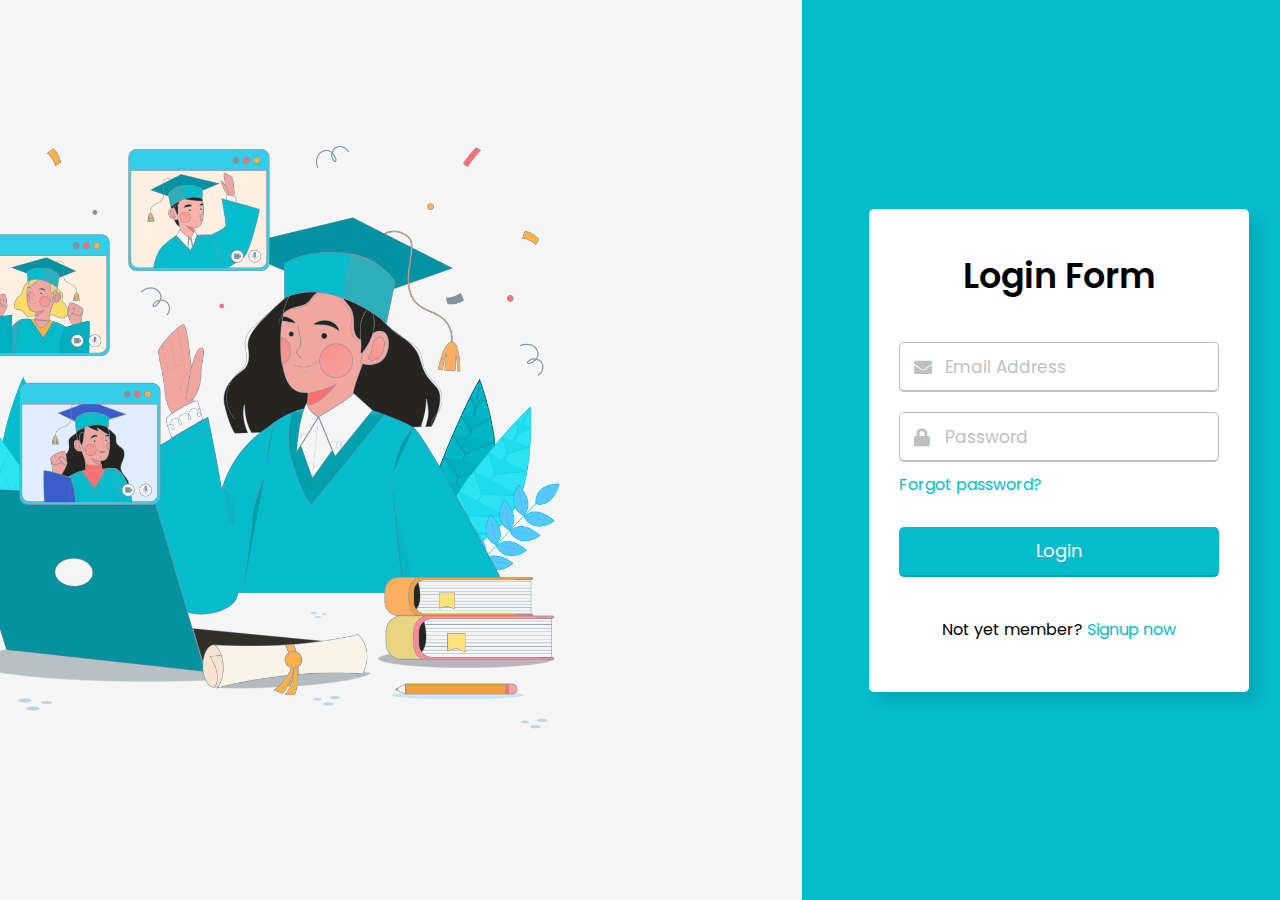
<file: login.html>
<!DOCTYPE html>
<html lang="en">
<head>
  <meta charset="UTF-8">
  <meta name="viewport" content="width=device-width, initial-scale=1.0">
  <title>Login Form validation in HTML & CSS | CodingNepal</title>
  <link rel="stylesheet" href="css/loginStyle.css">
  <link rel="stylesheet" href="https://cdnjs.cloudflare.com/ajax/libs/font-awesome/5.15.3/css/all.min.css"/>
  <style>
    body {
      background-image: url("./img/Desktop\ -\ 2.png");
    }</style>
</head>
<body>

    <!-- Navbar Start -->
    <!-- <script src="./js/header.js"></script> -->
    <!-- Navbar End -->

    <a href="index.html">Back<i class="fa fa-arrow-left ms-3" style="color: black;"></i></a>

  <div>
    <img  class="img-bckgrnd" src="img/OBJECTS.png" alt="">
    <!-- <img class="img-bckgrnd" src="img/OBJECT 1.png" alt=""> -->
    <!-- <img width="50%" src="img/1.jpg" alt=""> -->
    <!-- <img width="50%" src="img/5.jpg" alt=""> -->
  </div>
  <div class="wrapper">
    <header>Login Form</header>
    <form action="#">
      <div class="field email">
        <div class="input-area">
          <input type="text" placeholder="Email Address">
          <i class="icon fas fa-envelope"></i>
          <i class="error error-icon fas fa-exclamation-circle"></i>
        </div>
        <div class="error error-txt">Email can't be blank</div>
      </div>
      <div class="field password">
        <div class="input-area">
          <input type="password" placeholder="Password">
          <i class="icon fas fa-lock"></i>
          <i class="error error-icon fas fa-exclamation-circle"></i>
        </div>
        <div class="error error-txt">Password can't be blank</div>
      </div>
      <div class="pass-txt"><a href="#">Forgot password?</a></div>
      <input type="submit" value="Login">
    </form>
    <div class="sign-txt">Not yet member? <a href="#">Signup now</a></div>
  </div>

  <script src="js/script.js"></script>

</body>
</html>
</file>
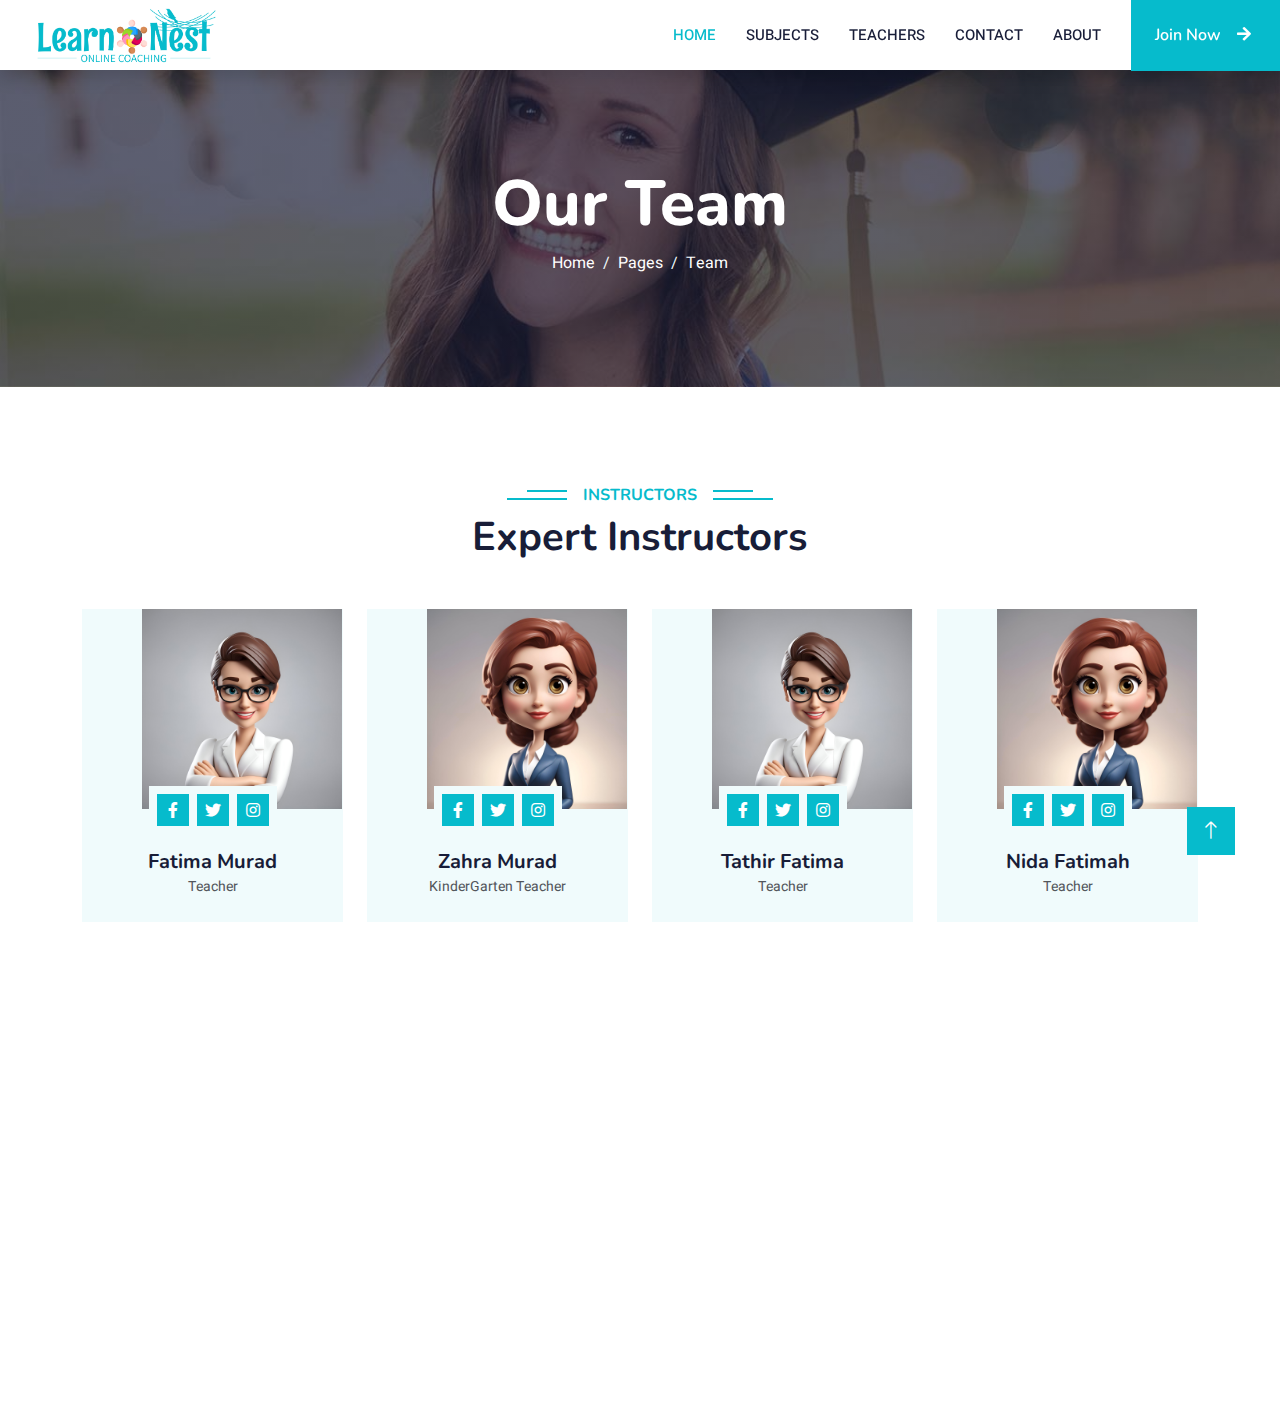
<file: team.html>
<!DOCTYPE html>
<html lang="en">

<head>
    <meta charset="utf-8">
    <title>eLEARNING - eLearning HTML Template</title>
    <meta content="width=device-width, initial-scale=1.0" name="viewport">
    <meta content="" name="keywords">
    <meta content="" name="description">

    <!-- Favicon -->
    <link href="img/favicon.ico" rel="icon">

    <!-- Google Web Fonts -->
    <!-- <link rel="preconnect" href="https://fonts.googleapis.com"> -->
    <!-- <link rel="preconnect" href="https://fonts.gstatic.com" crossorigin> -->
    <!-- <link href="https://fonts.googleapis.com/css2?family=Heebo:wght@400;500;600&family=Nunito:wght@600;700;800&display=swap" rel="stylesheet"> -->

    <!-- Icon Font Stylesheet -->
    <!-- <link href="https://cdnjs.cloudflare.com/ajax/libs/font-awesome/5.10.0/css/all.min.css" rel="stylesheet"> -->
    <!-- <link href="https://cdn.jsdelivr.net/npm/bootstrap-icons@1.4.1/font/bootstrap-icons.css" rel="stylesheet"> -->

    <!-- Libraries Stylesheet -->
    <link href="lib/animate/animate.min.css" rel="stylesheet">
    <link href="lib/owlcarousel/assets/owl.carousel.min.css" rel="stylesheet">

    <!-- Customized Bootstrap Stylesheet -->
    <link href="css/bootstrap.min.css" rel="stylesheet">

    <!-- Template Stylesheet -->
    <link href="css/style.css" rel="stylesheet">
</head>

<body>
    <!-- Spinner Start -->
    <div id="spinner" class="show bg-white position-fixed translate-middle w-100 vh-100 top-50 start-50 d-flex align-items-center justify-content-center">
        <div class="spinner-border text-primary" style="width: 3rem; height: 3rem;" role="status">
            <span class="sr-only">Loading...</span>
        </div>
    </div>
    <!-- Spinner End -->


    <!-- Navbar Start -->
    <script src="./js/header.js"></script>
    <!-- Navbar End -->


    <!-- Header Start -->
    <div class="container-fluid bg-primary py-5 mb-5 page-header">
        <div class="container py-5">
            <div class="row justify-content-center">
                <div class="col-lg-10 text-center">
                    <h1 class="display-3 text-white animated slideInDown">Our Team</h1>
                    <nav aria-label="breadcrumb">
                        <ol class="breadcrumb justify-content-center">
                            <li class="breadcrumb-item"><a class="text-white" href="#">Home</a></li>
                            <li class="breadcrumb-item"><a class="text-white" href="#">Pages</a></li>
                            <li class="breadcrumb-item text-white active" aria-current="page">Team</li>
                        </ol>
                    </nav>
                </div>
            </div>
        </div>
    </div>
    <!-- Header End -->


    <!-- Team Start -->
    <script src="./js/team.js"></script>

    <!-- <div class="container-xxl py-5">
        <div class="container">
            <div class="text-center wow fadeInUp" data-wow-delay="0.1s">
                <h6 class="section-title bg-white text-center text-primary px-3">Instructors</h6>
                <h1 class="mb-5">Expert Instructors</h1>
            </div>
            <div class="row g-4">
                <div class="col-lg-3 col-md-6 wow fadeInUp" data-wow-delay="0.1s">
                    <div class="team-item bg-light">
                        <div class="overflow-hidden">
                            <img class="img-fluid" src="img/team-1.jpg" alt="">
                        </div>
                        <div class="position-relative d-flex justify-content-center" style="margin-top: -23px;">
                            <div class="bg-light d-flex justify-content-center pt-2 px-1">
                                <a class="btn btn-sm-square btn-primary mx-1" href=""><i class="fab fa-facebook-f"></i></a>
                                <a class="btn btn-sm-square btn-primary mx-1" href=""><i class="fab fa-twitter"></i></a>
                                <a class="btn btn-sm-square btn-primary mx-1" href=""><i class="fab fa-instagram"></i></a>
                            </div>
                        </div>
                        <div class="text-center p-4">
                            <h5 class="mb-0">Instructor Name</h5>
                            <small>Designation</small>
                        </div>
                    </div>
                </div>
                <div class="col-lg-3 col-md-6 wow fadeInUp" data-wow-delay="0.3s">
                    <div class="team-item bg-light">
                        <div class="overflow-hidden">
                            <img class="img-fluid" src="img/team-2.jpg" alt="">
                        </div>
                        <div class="position-relative d-flex justify-content-center" style="margin-top: -23px;">
                            <div class="bg-light d-flex justify-content-center pt-2 px-1">
                                <a class="btn btn-sm-square btn-primary mx-1" href=""><i class="fab fa-facebook-f"></i></a>
                                <a class="btn btn-sm-square btn-primary mx-1" href=""><i class="fab fa-twitter"></i></a>
                                <a class="btn btn-sm-square btn-primary mx-1" href=""><i class="fab fa-instagram"></i></a>
                            </div>
                        </div>
                        <div class="text-center p-4">
                            <h5 class="mb-0">Instructor Name</h5>
                            <small>Designation</small>
                        </div>
                    </div>
                </div>
                <div class="col-lg-3 col-md-6 wow fadeInUp" data-wow-delay="0.5s">
                    <div class="team-item bg-light">
                        <div class="overflow-hidden">
                            <img class="img-fluid" src="img/team-3.jpg" alt="">
                        </div>
                        <div class="position-relative d-flex justify-content-center" style="margin-top: -23px;">
                            <div class="bg-light d-flex justify-content-center pt-2 px-1">
                                <a class="btn btn-sm-square btn-primary mx-1" href=""><i class="fab fa-facebook-f"></i></a>
                                <a class="btn btn-sm-square btn-primary mx-1" href=""><i class="fab fa-twitter"></i></a>
                                <a class="btn btn-sm-square btn-primary mx-1" href=""><i class="fab fa-instagram"></i></a>
                            </div>
                        </div>
                        <div class="text-center p-4">
                            <h5 class="mb-0">Instructor Name</h5>
                            <small>Designation</small>
                        </div>
                    </div>
                </div>
                <div class="col-lg-3 col-md-6 wow fadeInUp" data-wow-delay="0.7s">
                    <div class="team-item bg-light">
                        <div class="overflow-hidden">
                            <img class="img-fluid" src="img/team-4.jpg" alt="">
                        </div>
                        <div class="position-relative d-flex justify-content-center" style="margin-top: -23px;">
                            <div class="bg-light d-flex justify-content-center pt-2 px-1">
                                <a class="btn btn-sm-square btn-primary mx-1" href=""><i class="fab fa-facebook-f"></i></a>
                                <a class="btn btn-sm-square btn-primary mx-1" href=""><i class="fab fa-twitter"></i></a>
                                <a class="btn btn-sm-square btn-primary mx-1" href=""><i class="fab fa-instagram"></i></a>
                            </div>
                        </div>
                        <div class="text-center p-4">
                            <h5 class="mb-0">Instructor Name</h5>
                            <small>Designation</small>
                        </div>
                    </div>
                </div>
                <div class="col-lg-3 col-md-6 wow fadeInUp" data-wow-delay="0.1s">
                    <div class="team-item bg-light">
                        <div class="overflow-hidden">
                            <img class="img-fluid" src="img/team-2.jpg" alt="">
                        </div>
                        <div class="position-relative d-flex justify-content-center" style="margin-top: -23px;">
                            <div class="bg-light d-flex justify-content-center pt-2 px-1">
                                <a class="btn btn-sm-square btn-primary mx-1" href=""><i class="fab fa-facebook-f"></i></a>
                                <a class="btn btn-sm-square btn-primary mx-1" href=""><i class="fab fa-twitter"></i></a>
                                <a class="btn btn-sm-square btn-primary mx-1" href=""><i class="fab fa-instagram"></i></a>
                            </div>
                        </div>
                        <div class="text-center p-4">
                            <h5 class="mb-0">Instructor Name</h5>
                            <small>Designation</small>
                        </div>
                    </div>
                </div>
                <div class="col-lg-3 col-md-6 wow fadeInUp" data-wow-delay="0.3s">
                    <div class="team-item bg-light">
                        <div class="overflow-hidden">
                            <img class="img-fluid" src="img/team-3.jpg" alt="">
                        </div>
                        <div class="position-relative d-flex justify-content-center" style="margin-top: -23px;">
                            <div class="bg-light d-flex justify-content-center pt-2 px-1">
                                <a class="btn btn-sm-square btn-primary mx-1" href=""><i class="fab fa-facebook-f"></i></a>
                                <a class="btn btn-sm-square btn-primary mx-1" href=""><i class="fab fa-twitter"></i></a>
                                <a class="btn btn-sm-square btn-primary mx-1" href=""><i class="fab fa-instagram"></i></a>
                            </div>
                        </div>
                        <div class="text-center p-4">
                            <h5 class="mb-0">Instructor Name</h5>
                            <small>Designation</small>
                        </div>
                    </div>
                </div>
                <div class="col-lg-3 col-md-6 wow fadeInUp" data-wow-delay="0.5s">
                    <div class="team-item bg-light">
                        <div class="overflow-hidden">
                            <img class="img-fluid" src="img/team-4.jpg" alt="">
                        </div>
                        <div class="position-relative d-flex justify-content-center" style="margin-top: -23px;">
                            <div class="bg-light d-flex justify-content-center pt-2 px-1">
                                <a class="btn btn-sm-square btn-primary mx-1" href=""><i class="fab fa-facebook-f"></i></a>
                                <a class="btn btn-sm-square btn-primary mx-1" href=""><i class="fab fa-twitter"></i></a>
                                <a class="btn btn-sm-square btn-primary mx-1" href=""><i class="fab fa-instagram"></i></a>
                            </div>
                        </div>
                        <div class="text-center p-4">
                            <h5 class="mb-0">Instructor Name</h5>
                            <small>Designation</small>
                        </div>
                    </div>
                </div>
                <div class="col-lg-3 col-md-6 wow fadeInUp" data-wow-delay="0.7s">
                    <div class="team-item bg-light">
                        <div class="overflow-hidden">
                            <img class="img-fluid" src="img/team-1.jpg" alt="">
                        </div>
                        <div class="position-relative d-flex justify-content-center" style="margin-top: -23px;">
                            <div class="bg-light d-flex justify-content-center pt-2 px-1">
                                <a class="btn btn-sm-square btn-primary mx-1" href=""><i class="fab fa-facebook-f"></i></a>
                                <a class="btn btn-sm-square btn-primary mx-1" href=""><i class="fab fa-twitter"></i></a>
                                <a class="btn btn-sm-square btn-primary mx-1" href=""><i class="fab fa-instagram"></i></a>
                            </div>
                        </div>
                        <div class="text-center p-4">
                            <h5 class="mb-0">Instructor Name</h5>
                            <small>Designation</small>
                        </div>
                    </div>
                </div>
            </div>
        </div>
    </div> -->
    <!-- Team End -->
        

    <!-- Footer Start -->
     <script src="./js/footer.js"></script>
    <!-- Footer End -->


    <!-- Back to Top -->
    <a href="#" class="btn btn-lg btn-primary btn-lg-square back-to-top"><i class="bi bi-arrow-up"></i></a>


    <!-- JavaScript Libraries -->
    <script src="https://code.jquery.com/jquery-3.4.1.min.js"></script>
    <script src="https://cdn.jsdelivr.net/npm/bootstrap@5.0.0/dist/js/bootstrap.bundle.min.js"></script>
    <script src="lib/wow/wow.min.js"></script>
    <script src="lib/easing/easing.min.js"></script>
    <script src="lib/waypoints/waypoints.min.js"></script>
    <script src="lib/owlcarousel/owl.carousel.min.js"></script>

    <!-- Template Javascript -->
    <script src="js/main.js"></script>
</body>

</html>
</file>
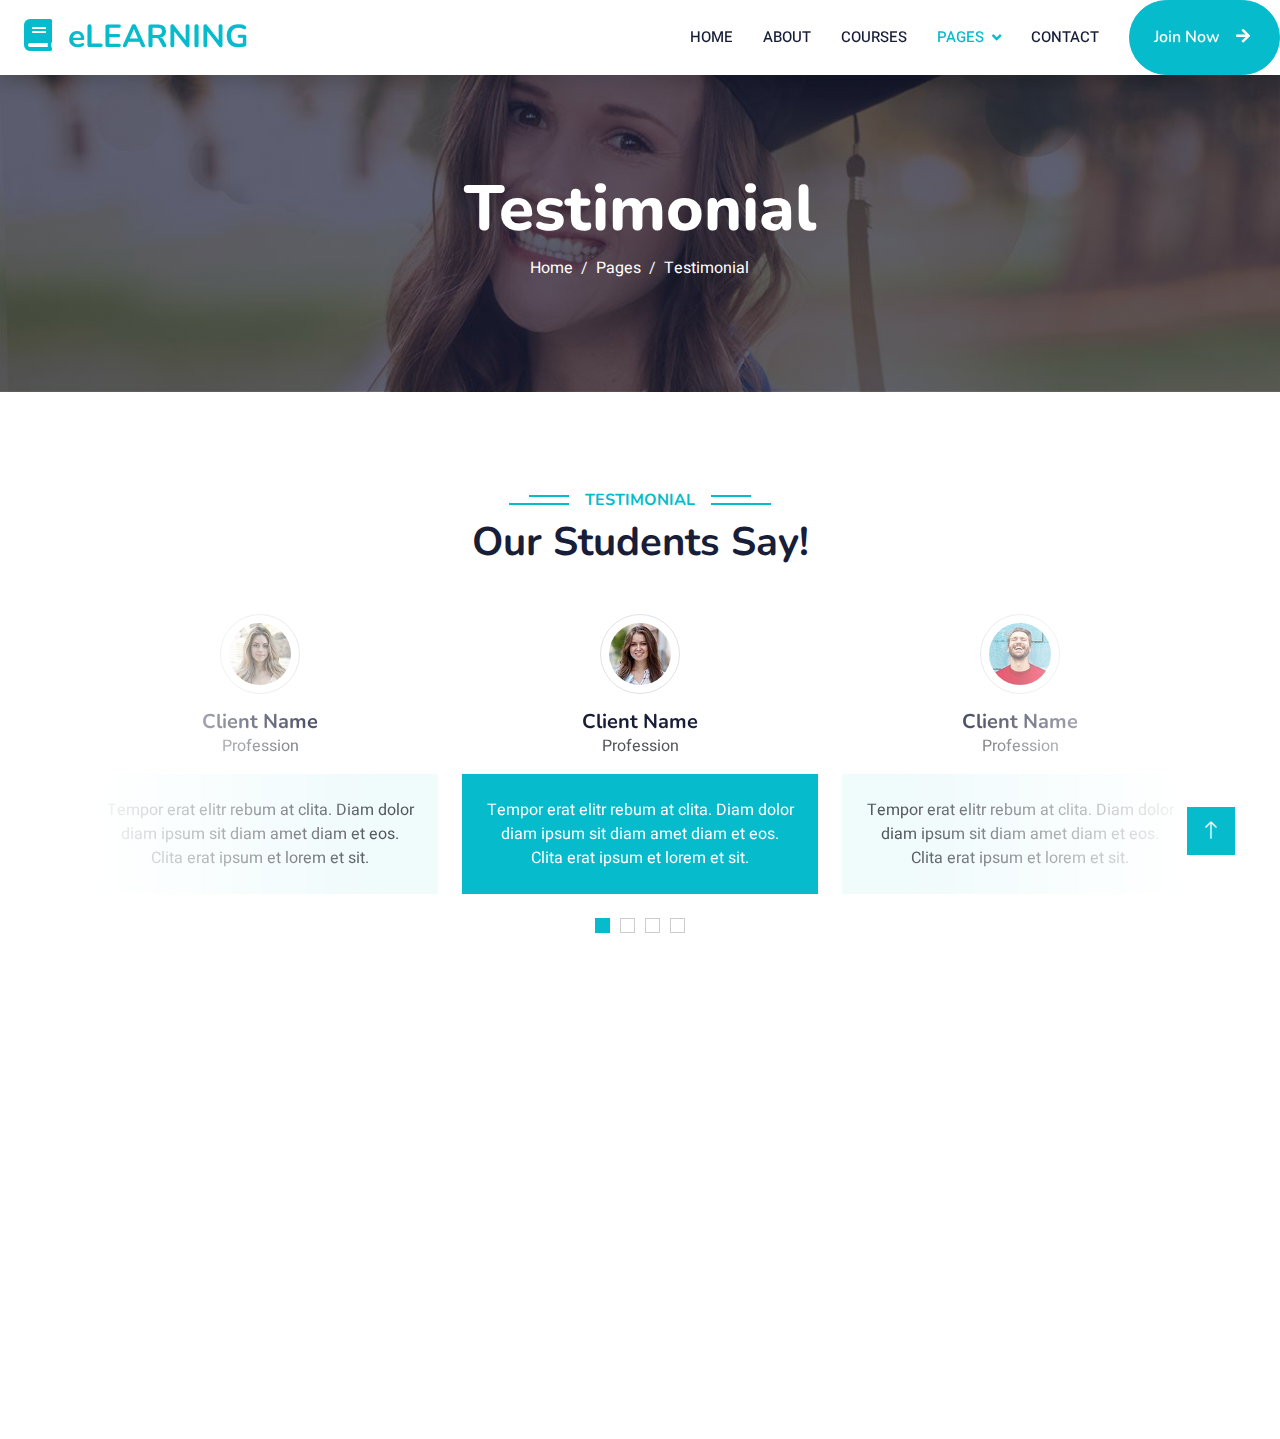
<file: testimonial.html>
<!DOCTYPE html>
<html lang="en">

<head>
    <meta charset="utf-8">
    <title>eLEARNING - eLearning HTML Template</title>
    <meta content="width=device-width, initial-scale=1.0" name="viewport">
    <meta content="" name="keywords">
    <meta content="" name="description">

    <!-- Favicon -->
    <link href="img/favicon.ico" rel="icon">

    <!-- Google Web Fonts -->
    <link rel="preconnect" href="https://fonts.googleapis.com">
    <link rel="preconnect" href="https://fonts.gstatic.com" crossorigin>
    <link href="https://fonts.googleapis.com/css2?family=Heebo:wght@400;500;600&family=Nunito:wght@600;700;800&display=swap" rel="stylesheet">

    <!-- Icon Font Stylesheet -->
    <link href="https://cdnjs.cloudflare.com/ajax/libs/font-awesome/5.10.0/css/all.min.css" rel="stylesheet">
    <link href="https://cdn.jsdelivr.net/npm/bootstrap-icons@1.4.1/font/bootstrap-icons.css" rel="stylesheet">

    <!-- Libraries Stylesheet -->
    <link href="lib/animate/animate.min.css" rel="stylesheet">
    <link href="lib/owlcarousel/assets/owl.carousel.min.css" rel="stylesheet">

    <!-- Customized Bootstrap Stylesheet -->
    <link href="css/bootstrap.min.css" rel="stylesheet">

    <!-- Template Stylesheet -->
    <link href="css/style.css" rel="stylesheet">
</head>

<body>
    <!-- Spinner Start -->
    <div id="spinner" class="show bg-white position-fixed translate-middle w-100 vh-100 top-50 start-50 d-flex align-items-center justify-content-center">
        <div class="spinner-border text-primary" style="width: 3rem; height: 3rem;" role="status">
            <span class="sr-only">Loading...</span>
        </div>
    </div>
    <!-- Spinner End -->


    <!-- Navbar Start -->
    <nav class="navbar navbar-expand-lg bg-white navbar-light shadow sticky-top p-0">
        <a href="index.html" class="navbar-brand d-flex align-items-center px-4 px-lg-5">
            <h2 class="m-0 text-primary"><i class="fa fa-book me-3"></i>eLEARNING</h2>
        </a>
        <button type="button" class="navbar-toggler me-4" data-bs-toggle="collapse" data-bs-target="#navbarCollapse">
            <span class="navbar-toggler-icon"></span>
        </button>
        <div class="collapse navbar-collapse" id="navbarCollapse">
            <div class="navbar-nav ms-auto p-4 p-lg-0">
                <a href="index.html" class="nav-item nav-link">Home</a>
                <a href="about.html" class="nav-item nav-link">About</a>
                <a href="courses.html" class="nav-item nav-link">Courses</a>
                <div class="nav-item dropdown">
                    <a href="#" class="nav-link dropdown-toggle active" data-bs-toggle="dropdown">Pages</a>
                    <div class="dropdown-menu fade-down m-0">
                        <a href="team.html" class="dropdown-item">Our Team</a>
                        <a href="testimonial.html" class="dropdown-item active">Testimonial</a>
                        <a href="404.html" class="dropdown-item">404 Page</a>
                    </div>
                </div>
                <a href="contact.html" class="nav-item nav-link">Contact</a>
            </div>
            <a href="" class="btn btn-primary py-4 px-lg-5 d-none d-lg-block">Join Now<i class="fa fa-arrow-right ms-3"></i></a>
        </div>
    </nav>
    <!-- Navbar End -->


    <!-- Header Start -->
    <div class="container-fluid bg-primary py-5 mb-5 page-header">
        <div class="container py-5">
            <div class="row justify-content-center">
                <div class="col-lg-10 text-center">
                    <h1 class="display-3 text-white animated slideInDown">Testimonial</h1>
                    <nav aria-label="breadcrumb">
                        <ol class="breadcrumb justify-content-center">
                            <li class="breadcrumb-item"><a class="text-white" href="#">Home</a></li>
                            <li class="breadcrumb-item"><a class="text-white" href="#">Pages</a></li>
                            <li class="breadcrumb-item text-white active" aria-current="page">Testimonial</li>
                        </ol>
                    </nav>
                </div>
            </div>
        </div>
    </div>
    <!-- Header End -->


    <!-- Testimonial Start -->
    <div class="container-xxl py-5 wow fadeInUp" data-wow-delay="0.1s">
        <div class="container">
            <div class="text-center">
                <h6 class="section-title bg-white text-center text-primary px-3">Testimonial</h6>
                <h1 class="mb-5">Our Students Say!</h1>
            </div>
            <div class="owl-carousel testimonial-carousel position-relative">
                <div class="testimonial-item text-center">
                    <img class="border rounded-circle p-2 mx-auto mb-3" src="img/testimonial-1.jpg" style="width: 80px; height: 80px;">
                    <h5 class="mb-0">Client Name</h5>
                    <p>Profession</p>
                    <div class="testimonial-text bg-light text-center p-4">
                    <p class="mb-0">Tempor erat elitr rebum at clita. Diam dolor diam ipsum sit diam amet diam et eos. Clita erat ipsum et lorem et sit.</p>
                    </div>
                </div>
                <div class="testimonial-item text-center">
                    <img class="border rounded-circle p-2 mx-auto mb-3" src="img/testimonial-2.jpg" style="width: 80px; height: 80px;">
                    <h5 class="mb-0">Client Name</h5>
                    <p>Profession</p>
                    <div class="testimonial-text bg-light text-center p-4">
                    <p class="mb-0">Tempor erat elitr rebum at clita. Diam dolor diam ipsum sit diam amet diam et eos. Clita erat ipsum et lorem et sit.</p>
                    </div>
                </div>
                <div class="testimonial-item text-center">
                    <img class="border rounded-circle p-2 mx-auto mb-3" src="img/testimonial-3.jpg" style="width: 80px; height: 80px;">
                    <h5 class="mb-0">Client Name</h5>
                    <p>Profession</p>
                    <div class="testimonial-text bg-light text-center p-4">
                    <p class="mb-0">Tempor erat elitr rebum at clita. Diam dolor diam ipsum sit diam amet diam et eos. Clita erat ipsum et lorem et sit.</p>
                    </div>
                </div>
                <div class="testimonial-item text-center">
                    <img class="border rounded-circle p-2 mx-auto mb-3" src="img/testimonial-4.jpg" style="width: 80px; height: 80px;">
                    <h5 class="mb-0">Client Name</h5>
                    <p>Profession</p>
                    <div class="testimonial-text bg-light text-center p-4">
                    <p class="mb-0">Tempor erat elitr rebum at clita. Diam dolor diam ipsum sit diam amet diam et eos. Clita erat ipsum et lorem et sit.</p>
                    </div>
                </div>
            </div>
        </div>
    </div>
    <!-- Testimonial End -->
        

    <!-- Footer Start -->
    <div class="container-fluid bg-dark text-light footer pt-5 mt-5 wow fadeIn" data-wow-delay="0.1s">
        <div class="container py-5">
            <div class="row g-5">
                <div class="col-lg-3 col-md-6">
                    <h4 class="text-white mb-3">Quick Link</h4>
                    <a class="btn btn-link" href="">About Us</a>
                    <a class="btn btn-link" href="">Contact Us</a>
                    <a class="btn btn-link" href="">Privacy Policy</a>
                    <a class="btn btn-link" href="">Terms & Condition</a>
                    <a class="btn btn-link" href="">FAQs & Help</a>
                </div>
                <div class="col-lg-3 col-md-6">
                    <h4 class="text-white mb-3">Contact</h4>
                    <p class="mb-2"><i class="fa fa-map-marker-alt me-3"></i>123 Street, New York, USA</p>
                    <p class="mb-2"><i class="fa fa-phone-alt me-3"></i>+012 345 67890</p>
                    <p class="mb-2"><i class="fa fa-envelope me-3"></i>info@example.com</p>
                    <div class="d-flex pt-2">
                        <a class="btn btn-outline-light btn-social" href=""><i class="fab fa-twitter"></i></a>
                        <a class="btn btn-outline-light btn-social" href=""><i class="fab fa-facebook-f"></i></a>
                        <a class="btn btn-outline-light btn-social" href=""><i class="fab fa-youtube"></i></a>
                        <a class="btn btn-outline-light btn-social" href=""><i class="fab fa-linkedin-in"></i></a>
                    </div>
                </div>
                <div class="col-lg-3 col-md-6">
                    <h4 class="text-white mb-3">Gallery</h4>
                    <div class="row g-2 pt-2">
                        <div class="col-4">
                            <img class="img-fluid bg-light p-1" src="img/course-1.jpg" alt="">
                        </div>
                        <div class="col-4">
                            <img class="img-fluid bg-light p-1" src="img/course-2.jpg" alt="">
                        </div>
                        <div class="col-4">
                            <img class="img-fluid bg-light p-1" src="img/course-3.jpg" alt="">
                        </div>
                        <div class="col-4">
                            <img class="img-fluid bg-light p-1" src="img/course-2.jpg" alt="">
                        </div>
                        <div class="col-4">
                            <img class="img-fluid bg-light p-1" src="img/course-3.jpg" alt="">
                        </div>
                        <div class="col-4">
                            <img class="img-fluid bg-light p-1" src="img/course-1.jpg" alt="">
                        </div>
                    </div>
                </div>
                <div class="col-lg-3 col-md-6">
                    <h4 class="text-white mb-3">Newsletter</h4>
                    <p>Dolor amet sit justo amet elitr clita ipsum elitr est.</p>
                    <div class="position-relative mx-auto" style="max-width: 400px;">
                        <input class="form-control border-0 w-100 py-3 ps-4 pe-5" type="text" placeholder="Your email">
                        <button type="button" class="btn btn-primary py-2 position-absolute top-0 end-0 mt-2 me-2">SignUp</button>
                    </div>
                </div>
            </div>
        </div>
        <div class="container">
            <div class="copyright">
                <div class="row">
                    <div class="col-md-6 text-center text-md-start mb-3 mb-md-0">
                        &copy; <a class="border-bottom" href="#">Your Site Name</a>, All Right Reserved.

                        <!--/*** This template is free as long as you keep the footer author’s credit link/attribution link/backlink. If you'd like to use the template without the footer author’s credit link/attribution link/backlink, you can purchase the Credit Removal License from "https://htmlcodex.com/credit-removal". Thank you for your support. ***/-->
                        Designed By <a class="border-bottom" href="https://htmlcodex.com">HTML Codex</a>
                    </div>
                    <div class="col-md-6 text-center text-md-end">
                        <div class="footer-menu">
                            <a href="">Home</a>
                            <a href="">Cookies</a>
                            <a href="">Help</a>
                            <a href="">FQAs</a>
                        </div>
                    </div>
                </div>
            </div>
        </div>
    </div>
    <!-- Footer End -->


    <!-- Back to Top -->
    <a href="#" class="btn btn-lg btn-primary btn-lg-square back-to-top"><i class="bi bi-arrow-up"></i></a>


    <!-- JavaScript Libraries -->
    <script src="https://code.jquery.com/jquery-3.4.1.min.js"></script>
    <script src="https://cdn.jsdelivr.net/npm/bootstrap@5.0.0/dist/js/bootstrap.bundle.min.js"></script>
    <script src="lib/wow/wow.min.js"></script>
    <script src="lib/easing/easing.min.js"></script>
    <script src="lib/waypoints/waypoints.min.js"></script>
    <script src="lib/owlcarousel/owl.carousel.min.js"></script>

    <!-- Template Javascript -->
    <script src="js/main.js"></script>
</body>

</html>
</file>
<file: css/style.css>
/********** Template CSS **********/
:root {
   --primary: #06BBCC;
    /* --primary: #06BBCC; */
    /* --primary: #57C8FF; */
    --light: #F0FBFC;
    --dark: #181d38;
}
.logoTxt{
    font-size: 22px;
}

.logoTxt1{
    font-size: 15px;
    /* margin-left: -26%; */
    margin-left: -45%;
}

.Logo{
    height: 60px;
}
.fw-medium {
    font-weight: 600 !important;
}

.fw-semi-bold {
    font-weight: 700 !important;
}

.back-to-top {
    position: fixed;
    display: none;
    right: 45px;
    bottom: 45px;
    z-index: 99;
}


/*** Spinner ***/
#spinner {
    opacity: 0;
    visibility: hidden;
    transition: opacity .5s ease-out, visibility 0s linear .5s;
    z-index: 99999;
}

#spinner.show {
    transition: opacity .5s ease-out, visibility 0s linear 0s;
    visibility: visible;
    opacity: 1;
}


/***Services ***/
.justify{
    text-align: justify;
}
.center{
    text-align: center;
}


/*** Button ***/
.btn {
    font-family: 'Nunito', sans-serif;
    font-weight: 600;
    transition: .5s;
    border-radius: 40px;
}

.btn1 {
    font-family: 'Nunito', sans-serif;
    font-weight: 600;
    transition: .5s;
}
.btn2{
    font-family: 'Nunito', sans-serif;
    font-weight: 600;
    transition: .5s;
}
.btn.btn-primary,
.btn.btn-secondary,
.btn1.btn-primary,
.btn1.btn-secondary{
    color: #FFFFFF;
}

.btn-square {
    width: 38px;
    height: 38px;
}

.btn-sm-square {
    width: 32px;
    height: 32px;
}

.btn-lg-square {
    width: 48px;
    height: 48px;
}

.btn-square,
.btn-sm-square,
.btn-lg-square {
    padding: 0;
    display: flex;
    align-items: center;
    justify-content: center;
    font-weight: normal;
    border-radius: 0px;
}


.header1{
    height: 70px;
}
/*** Navbar ***/
.navbar .dropdown-toggle::after {
    border: none;
    content: "\f107";
    font-family: "Font Awesome 5 Free";
    font-weight: 900;
    vertical-align: middle;
    margin-left: 8px;
}

.navbar-light .navbar-nav .nav-link {
    margin-right: 30px;
    padding: 25px 0;
    color: #FFFFFF;
    font-size: 15px;
    text-transform: uppercase;
    outline: none;
}

.navbar-light .navbar-nav .nav-link:hover,
.navbar-light .navbar-nav .nav-link.active {
    color: var(--primary);
}

@media (max-width: 991.98px) {
    .navbar-light .navbar-nav .nav-link  {
        margin-right: 0;
        padding: 10px 0;
    }

    .navbar-light .navbar-nav {
        border-top: 1px solid #EEEEEE;
    }
}

.navbar-light .navbar-brand,
.navbar-light a.btn {
    height: 75px;
}

.navbar-light .navbar-nav .nav-link {
    color: var(--dark);
    font-weight: 500;
}

.navbar-light.sticky-top {
    top: -100px;
    transition: .5s;
}

@media (min-width: 992px) {
    .navbar .nav-item .dropdown-menu {
        display: block;
        margin-top: 0;
        opacity: 0;
        visibility: hidden;
        transition: .5s;
    }

    .navbar .dropdown-menu.fade-down {
        top: 100%;
        transform: rotateX(-75deg);
        transform-origin: 0% 0%;
    }

    .navbar .nav-item:hover .dropdown-menu {
        top: 100%;
        transform: rotateX(0deg);
        visibility: visible;
        transition: .5s;
        opacity: 1;
    }
}

/*** Header carousel ***/
@media (max-width: 768px) {
    .header-carousel .owl-carousel-item {
        position: relative;
        min-height: 500px;
    }
    
    .header-carousel .owl-carousel-item img {
        position: absolute;
        width: 100%;
        height: 100%;
        object-fit: cover;
    }
}

.header-carousel .owl-nav {
    position: absolute;
    top: 50%;
    right: 8%;
    transform: translateY(-50%);
    display: flex;
    flex-direction: column;
}

.header-carousel .owl-nav .owl-prev,
.header-carousel .owl-nav .owl-next {
    margin: 7px 0;
    width: 45px;
    height: 45px;
    display: flex;
    align-items: center;
    justify-content: center;
    color: #FFFFFF;
    background: transparent;
    border: 1px solid #FFFFFF;
    font-size: 22px;
    transition: .5s;
}

.header-carousel .owl-nav .owl-prev:hover,
.header-carousel .owl-nav .owl-next:hover {
    background: var(--primary);
    border-color: var(--primary);
}

.page-header {
    background: linear-gradient(rgba(24, 29, 56, .7), rgba(24, 29, 56, .7)), url(../img/carousel-1.jpg);
    background-position: center center;
    background-repeat: no-repeat;
    background-size: cover;
}

.page-header-inner {
    background: rgba(15, 23, 43, .7);
}

.breadcrumb-item + .breadcrumb-item::before {
    color: var(--light);
}

/* Create three equal columns that floats next to each other ... For About us Page */
.clmn {
    float: left;
    width: 33.33%;
    padding: 10px;
    /* height: 300px; Should be removed. Only for demonstration */
  }
  .row1{
     text-align:center;
  }
  /* Clear floats after the columns */
  .row1:after {
    content: "";
    display: table;
    clear: both;
  }

/*** Section Title ***/
.section-title {
    position: relative;
    display: inline-block;
    text-transform: uppercase;
}

.section-title::before {
    position: absolute;
    content: "";
    width: calc(100% + 80px);
    height: 2px;
    top: 4px;
    left: -40px;
    background: var(--primary);
    z-index: -1;
}

.section-title::after {
    position: absolute;
    content: "";
    width: calc(100% + 120px);
    height: 2px;
    bottom: 5px;
    left: -60px;
    background: var(--primary);
    z-index: -1;
}

.section-title.text-start::before {
    width: calc(100% + 40px);
    left: 0;
}

.section-title.text-start::after {
    width: calc(100% + 60px);
    left: 0;
}


/*** Service ***/
.service-item {
    background: var(--light);
    transition: .5s;
}

.service-item:hover {
    margin-top: -10px;
    background: var(--primary);
}

.service-item * {
    transition: .5s;
}

.service-item:hover * {
    color: var(--light) !important;
}


/*** Categories & Courses ***/
.category img,
.course-item img {
    transition: .5s;
}

.category a:hover img,
.course-item:hover img {
    transform: scale(1.1);
}
.space{  /* For space between 2 divs */
    margin: 15px;   
}
.div-courses{    /* Courses' Details*/
    margin: 100px;
    padding: 10px;
    font-size: larger;
    /* text-align: center; */
}
.div-heading{
    font-weight: 400px;
    text-align: left;
    margin-left: 200px;
    font-size: x-large;
    color: #06BBCC;
}
.div-details{
    margin-left: 400px; 
}


/*** Team ***/
.team-item img {
    transition: .5s;
}

.team-item:hover img {
    transform: scale(1.1);
}
.team-img{
    align-items: center;
    align-self: center;
    margin-left: 60px;
    width: 200px;
    height: 300%;
}


/*** Testimonial ***/
.testimonial-carousel::before {
    position: absolute;
    content: "";
    top: 0;
    left: 0;
    height: 100%;
    width: 0;
    background: linear-gradient(to right, rgba(255, 255, 255, 1) 0%, rgba(255, 255, 255, 0) 100%);
    z-index: 1;
}

.testimonial-carousel::after {
    position: absolute;
    content: "";
    top: 0;
    right: 0;
    height: 100%;
    width: 0;
    background: linear-gradient(to left, rgba(255, 255, 255, 1) 0%, rgba(255, 255, 255, 0) 100%);
    z-index: 1;
}

@media (min-width: 768px) {
    .testimonial-carousel::before,
    .testimonial-carousel::after {
        width: 200px;
    }
}

@media (min-width: 992px) {
    .testimonial-carousel::before,
    .testimonial-carousel::after {
        width: 300px;
    }
}

.testimonial-carousel .owl-item .testimonial-text,
.testimonial-carousel .owl-item.center .testimonial-text * {
    transition: .5s;
}

.testimonial-carousel .owl-item.center .testimonial-text {
    background: var(--primary) !important;
}

.testimonial-carousel .owl-item.center .testimonial-text * {
    color: #FFFFFF !important;
}

.testimonial-carousel .owl-dots {
    margin-top: 24px;
    display: flex;
    align-items: flex-end;
    justify-content: center;
}

.testimonial-carousel .owl-dot {
    position: relative;
    display: inline-block;
    margin: 0 5px;
    width: 15px;
    height: 15px;
    border: 1px solid #CCCCCC;
    transition: .5s;
}

.testimonial-carousel .owl-dot.active {
    background: var(--primary);
    border-color: var(--primary);
}


/*** Footer ***/
.footerLogo{
   width: 200px; 
   margin: 10px;
}
.footerLogoText{
    font-size: 22px;
    color: #FFFFFF;
}
.footerLogoText1{
    font-size: 15px;
    margin-left: -120%;
    color: var(--light);;
}

.footer .btn.btn-social {
    margin-right: 5px;
    width: 35px;
    height: 35px;
    display: flex;
    align-items: center;
    justify-content: center;
    color: var(--light);
    font-weight: normal;
    border: 1px solid #FFFFFF;
    border-radius: 35px;
    transition: .1s;
}

.footer .btn.btn-social:hover {
    color: var(--primary);
}

.btn2{
    margin: 10px;
    margin-right: 5px;
    width: 35px;
    height: 35px;
    display: flex;
    align-items: center;
    justify-content: center;
    color: var(--light);
    font-weight: normal;
    border: 1px solid #FFFFFF;
    border-radius: 35px;
    transition: .1s;
}
.btn2:hover{
    color: #06BBCC;
    letter-spacing: 1px;
    box-shadow:inset;   
    border: 1px solid #06BBCC;
}

.footer .btn.btn-link {
    display: block;
    margin-bottom: 5px;
    padding: 0;
    text-align: left;
    color: #FFFFFF;
    font-size: 15px;
    font-weight: normal;
    text-transform: capitalize;
    transition: .1s;
}

.footer .btn.btn-link::before {
    position: relative;
    content: "\f105";
    font-family: "Font Awesome 5 Free";
    font-weight: 900;
    margin-right: 10px;
}

.footer .btn.btn-link:hover {
    letter-spacing: 1px;
    box-shadow: none;
}

.footer .copyright {
    padding: 25px 0;
    font-size: 15px;
    border-top: 1px solid rgba(256, 256, 256, .1);
}

.footer .copyright a {
    color: var(--light);
}

.footer .footer-menu a {
    margin-right: 15px;
    padding-right: 15px;
    border-right: 1px solid rgba(255, 255, 255, .1);
}

.footer .footer-menu a:last-child {
    margin-right: 0;
    padding-right: 0;
    border-right: none;
}
</file>
<file: css/loginStyle.css>
/** Login **/
@import url('https://fonts.googleapis.com/css2?family=Poppins:wght@400;500;600&display=swap');
*{
  margin: 0;
  padding: 0;
  box-sizing: border-box;
  font-family: "Poppins", sans-serif;
}
body{
  width: 100%;
  height: 100vh;
  display: flex;
  align-items: center;
  justify-content: center;
  /* background: #5372F0; */
  background: #06BBCC;
}
::selection{
  color: #fff;
  background: #06BBCC;
  /* background: #5372F0; */
}
.wrapper{
  width: 380px;
  padding: 40px 30px 50px 30px;
  background: #fff;
  border-radius: 5px;
  text-align: center;
  box-shadow: 10px 10px 15px rgba(0,0,0,0.1);
  /* margin-right: 220px; */
  margin-left: -185px;

}
.img-bckgrnd{
    width: 65%;
    /* margin: 20px; */
    margin-left: -150px;
}

.wrapper header{
  font-size: 35px;
  font-weight: 600;
}
.wrapper form{
  margin: 40px 0;
}
form .field{
  width: 100%;
  margin-bottom: 20px;
}
form .field.shake{
  animation: shake 0.3s ease-in-out;
}
@keyframes shake {
  0%, 100%{
    margin-left: 0px;
  }
  20%, 80%{
    margin-left: -12px;
  }
  40%, 60%{
    margin-left: 12px;
  }
}
form .field .input-area{
  height: 50px;
  width: 100%;
  position: relative;
}
form input{
  width: 100%;
  height: 100%;
  outline: none;
  padding: 0 45px;
  font-size: 18px;
  background: none;
  caret-color: #06BBCC;
  border-radius: 5px;
  border: 1px solid #bfbfbf;
  border-bottom-width: 2px;
  transition: all 0.2s ease;
}
form .field input:focus,
form .field.valid input{
  border-color: #06BBCC;
}
form .field.shake input,
form .field.error input{
  border-color: #dc3545;
}
.field .input-area i{
  position: absolute;
  top: 50%;
  font-size: 18px;
  pointer-events: none;
  transform: translateY(-50%);
}
.input-area .icon{
  left: 15px;
  color: #bfbfbf;
  transition: color 0.2s ease;
}
.input-area .error-icon{
  right: 15px;
  color: #dc3545;
}
form input:focus ~ .icon,
form .field.valid .icon{
  color: #06BBCC;
}
form .field.shake input:focus ~ .icon,
form .field.error input:focus ~ .icon{
  color: #bfbfbf;
}
form input::placeholder{
  color: #bfbfbf;
  font-size: 17px;
}
form .field .error-txt{
  color: #dc3545;
  text-align: left;
  margin-top: 5px;
}
form .field .error{
  display: none;
}
form .field.shake .error,
form .field.error .error{
  display: block;
}
form .pass-txt{
  text-align: left;
  margin-top: -10px;
}
.wrapper a{
  color: #06BBCC;
  text-decoration: none;
}
.wrapper a:hover{
  text-decoration: underline;
}
form input[type="submit"]{
  height: 50px;
  margin-top: 30px;
  color: #fff;
  padding: 0;
  border: none;
  background: #06BBCC;
  cursor: pointer;
  border-bottom: 2px solid rgba(0,0,0,0.1);
  transition: all 0.3s ease;
}
form input[type="submit"]:hover{
  background: #13919c;
}
</file>
